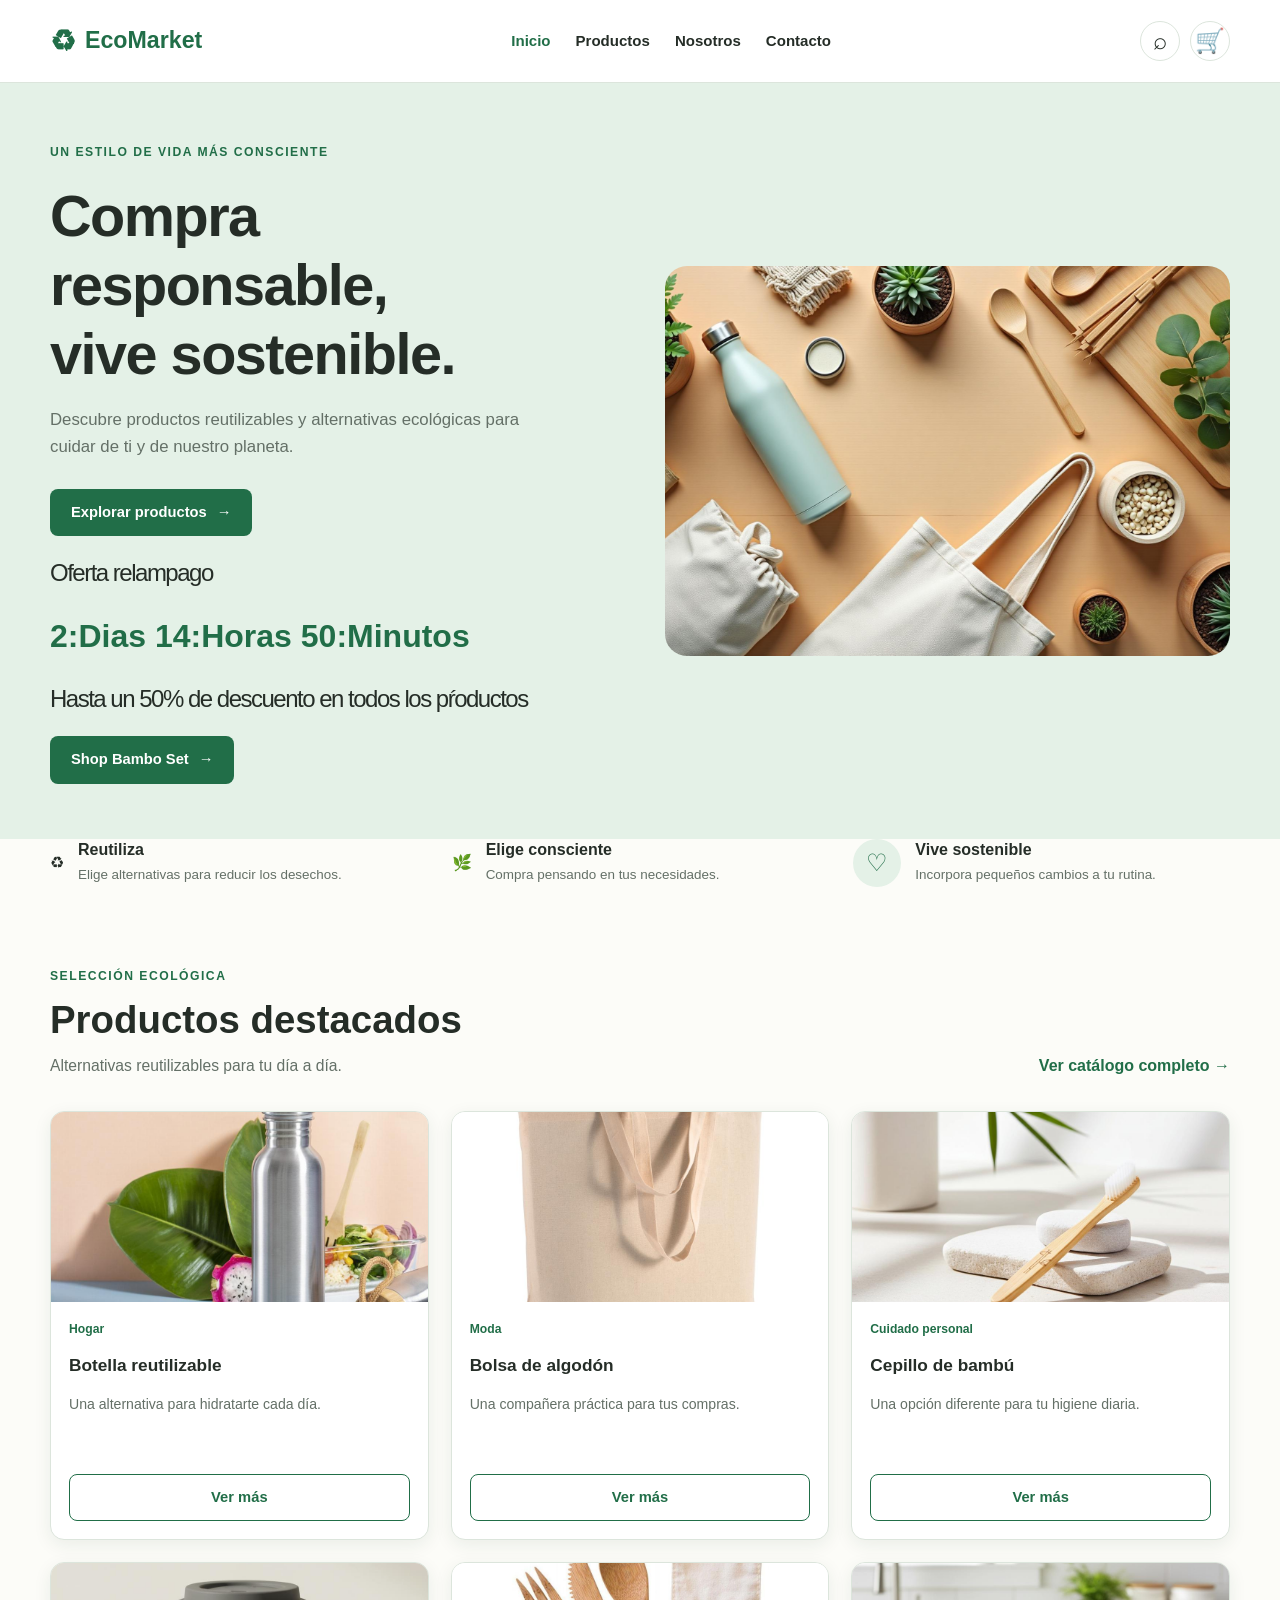
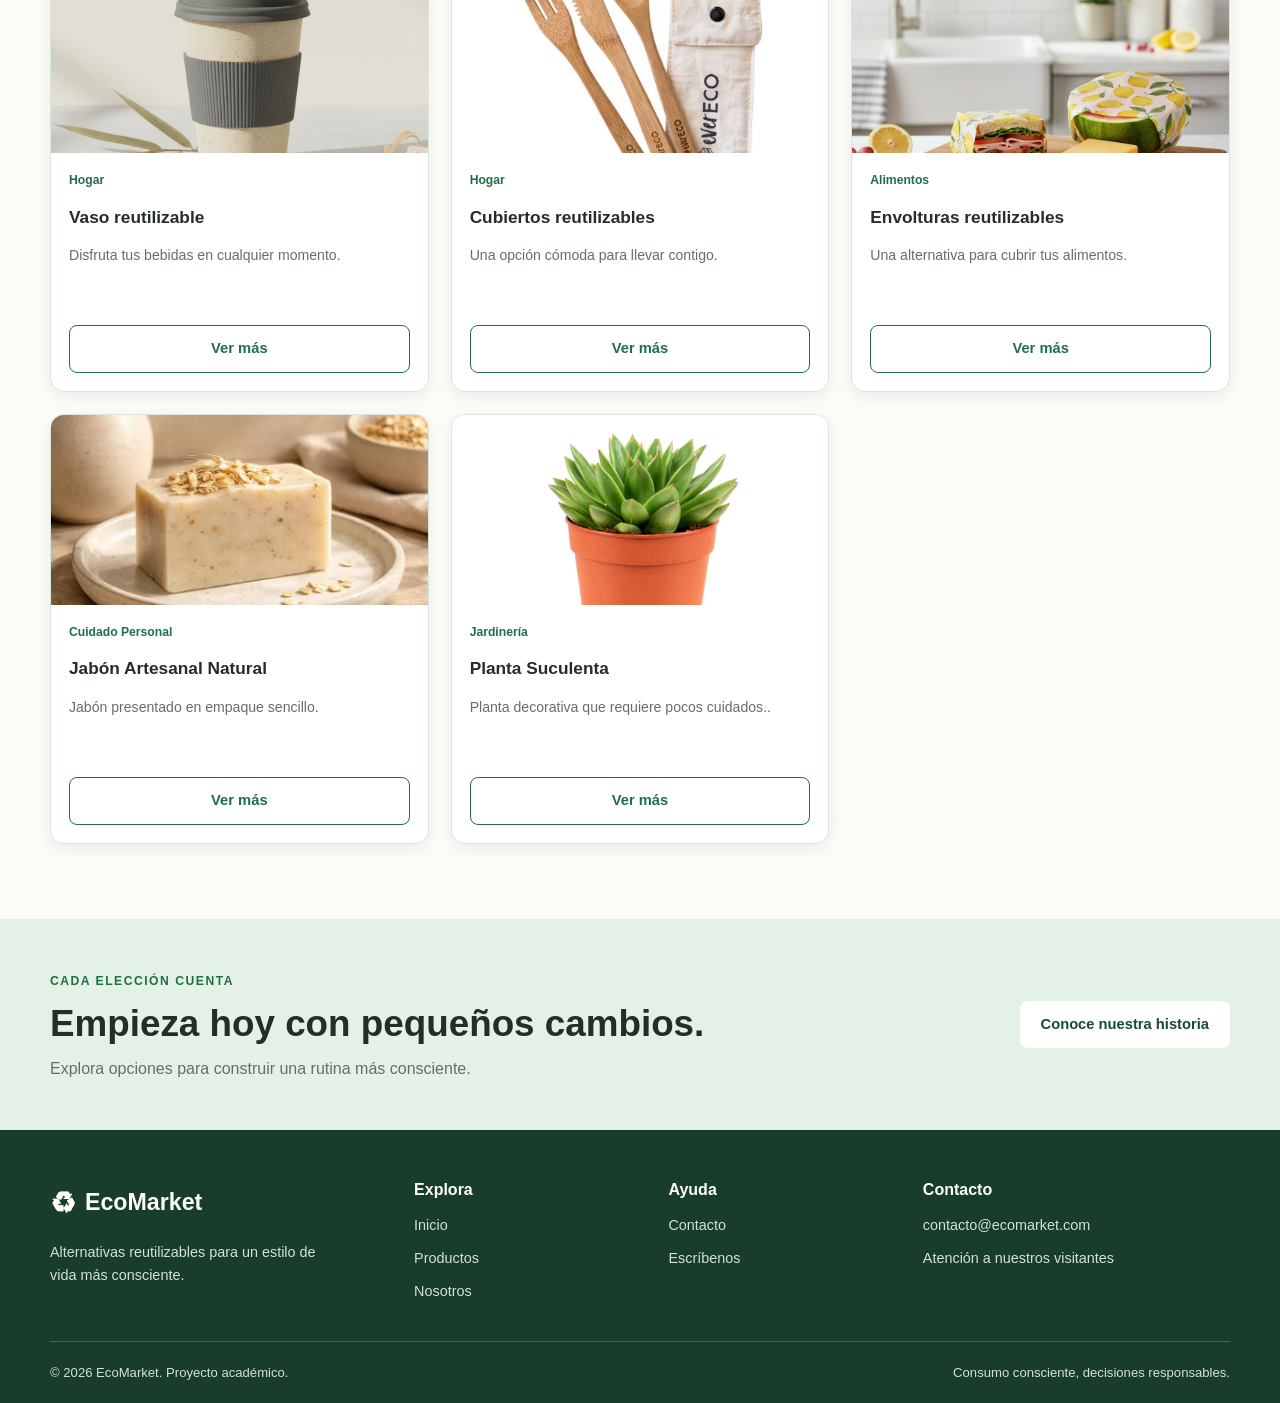
<file: index.html>
<!DOCTYPE html>
<html lang="es">
<head>
    <meta charset="UTF-8">
    <meta name="viewport" content="width=device-width, initial-scale=1.0">
    <meta name="description" content="Descubre productos ecológicos, reutilizables y sostenibles en EcoMarket.">
    <meta name="theme-color" content="#216e48">
    <title>EcoMarket | Compra responsable</title>

    <link rel="stylesheet" href="css/main.css">
    <link rel="stylesheet" href="css/layout.css">
    <link rel="stylesheet" href="css/components.css">
    <link rel="stylesheet" href="css/animations.css">
</head>
<body>

    <!-- ENCABEZADO -->
    <header class="site-header">
        <div class="container header-content">

            <a class="logo" href="index.html" aria-label="EcoMarket, inicio">
                <span class="logo-icon" aria-hidden="true">♻</span>
                <span>EcoMarket</span>
            </a>

            <nav class="main-nav" aria-label="Navegación principal">
                <a class="nav-link active" href="index.html">Inicio</a>
                <a class="nav-link" href="../views/productos.html">Productos</a>
                <a class="nav-link" href="views/sobre_nosotros.html">Nosotros</a>
                <a class="nav-link" href="views/contacto.html">Contacto</a>
            </nav>

            <div class="header-actions">
                <a class="header-action" href="views/productos.html#buscador"
                   aria-label="Buscar productos" title="Buscar productos">
                    <span aria-hidden="true">⌕</span>
                </a>

                <a class="header-action" href="views/productos.html"
                   aria-label="Ver catálogo" title="Ver catálogo">
                    <span aria-hidden="true">🛒</span>
                </a>
            </div>

        </div>
    </header>

    <main>

        <!-- BANNER PRINCIPAL -->
        <section class="hero">
            <div class="container hero-content">

                <div class="hero-text">
                    <span class="eyebrow">UN ESTILO DE VIDA MÁS CONSCIENTE</span>

                    <h1>Compra responsable,<br>vive sostenible.</h1>

                    <p>
                        Descubre productos reutilizables y alternativas
                        ecológicas para cuidar de ti y de nuestro planeta.
                    </p>

                    <a class="btn btn-primary"
                       href="views/productos.html">
                        Explorar productos
                        <span aria-hidden="true">→</span>
                    </a>

                    <div class="tiempo"><p>Oferta relampago</p>
                    <strong>2:Dias 14:Horas 50:Minutos </strong>
                    <p>Hasta un 50% de descuento en todos los pŕoductos</p>
                    <a class="btn btn-primary"
                       href="views/productos.html">
                        Shop Bambo Set
                        <span aria-hidden="true">→</span>
                    </a>
                    </div>
                </div>

                <div class="hero-image">
                    <img
                        src="img/products/icons/eco-hero.jpg"
                        alt="Productos reutilizables y elementos naturales"
                        fetchpriority="high">
                </div>

            </div>
        </section>
        <!--beneficios-->
        <seccion class="benefits">
            <div class="container benefits-grid">
                <article class="benefit">
                    <span class="benefit icon"aria-hidden="true">♻</span>
                 <div>
                        <h2>Reutiliza</h2>
                        <p>Elige alternativas para reducir los desechos.</p>
                    </div>
                </article>
            <article class="benefit">
                <span class="benefit icon" aria-hidden="true">🌿</span>
                <div>
                        <h2>Elige consciente</h2>
                        <p>Compra pensando en tus necesidades.</p>
                    </div>
            </article>
                <article class="benefit">
                    <span class="benefit-icon" aria-hidden="true">♡</span>
                    <div>
                        <h2>Vive sostenible</h2>
                        <p>Incorpora pequeños cambios a tu rutina.</p>
                    </div>
                </article>
            </div>
        </seccion>
        <!-- PRODUCTOS DESTACADOS -->
           <section class="featured section-padding">
            <div class="container">

                <div class="section-heading">
                    <div>
                        <span class="eyebrow">SELECCIÓN ECOLÓGICA</span>
                        <h2>Productos destacados</h2>
                        <p>Alternativas reutilizables para tu día a día.</p>
                    </div>

                    <a class="text-link" href="views/productos.html">
                        Ver catálogo completo →
                    </a>
                </div>

                <div class="product-grid featured-grid">

                    <article class="product-card">
                        <a class="product-image" href="views/productos.html#botella">
                            <img src="img/products/botella.jpg"
                                 alt="Botella reutilizable">
                        </a>
                        <div class="product-info">
                            <span class="product-category">Hogar</span>
                            <h3>Botella reutilizable</h3>
                            <p>Una alternativa para hidratarte cada día.</p>
                            <a class="btn btn-outline"
                               href="views/productos.html#botella">
                                Ver más
                            </a>
                        </div>
                    </article>

                    <article class="product-card">
                        <a class="product-image" href="views/productos.html#bolsa">
                            <img src="img/products/bolsa.jpg"
                                 alt="Bolsa reutilizable de algodón">
                        </a>
                        <div class="product-info">
                            <span class="product-category">Moda</span>
                            <h3>Bolsa de algodón</h3>
                            <p>Una compañera práctica para tus compras.</p>
                            <a class="btn btn-outline"
                               href="views/productos.html#bolsa">
                                Ver más
                            </a>
                        </div>
                    </article>

                    <article class="product-card">
                        <a class="product-image" href="views/productos.html#cepillo">
                            <img src="img/products/cepillo.jpg"
                                 alt="Cepillo dental de bambú">
                        </a>
                        <div class="product-info">
                            <span class="product-category">Cuidado personal</span>
                            <h3>Cepillo de bambú</h3>
                            <p>Una opción diferente para tu higiene diaria.</p>
                            <a class="btn btn-outline"
                               href="views/productos.html#cepillo">
                                Ver más
                            </a>
                        </div>
                    </article>

                    <article class="product-card">
                        <a class="product-image" href="views/productos.html#vaso">
                            <img src="img/products/vaso.jpg"
                                 alt="Vaso reutilizable">
                        </a>
                        <div class="product-info">
                            <span class="product-category">Hogar</span>
                            <h3>Vaso reutilizable</h3>
                            <p>Disfruta tus bebidas en cualquier momento.</p>
                            <a class="btn btn-outline"
                               href="views/productos.html#vaso">
                                Ver más
                            </a>
                        </div>
                    </article>

                    <article class="product-card">
                        <a class="product-image" href="views/productos.html#cubiertos">
                            <img src="img/products/cubiertos.jpg"
                                 alt="Juego de cubiertos reutilizables">
                        </a>
                        <div class="product-info">
                            <span class="product-category">Hogar</span>
                            <h3>Cubiertos reutilizables</h3>
                            <p>Una opción cómoda para llevar contigo.</p>
                            <a class="btn btn-outline"
                               href="views/productos.html#cubiertos">
                                Ver más
                            </a>
                        </div>
                    </article>

                    <article class="product-card">
                        <a class="product-image" href="views/productos.html#envolturas">
                            <img src="img/products/envolturas.jpg"
                                 alt="Envolturas reutilizables para alimentos">
                        </a>
                        <div class="product-info">
                            <span class="product-category">Alimentos</span>
                            <h3>Envolturas reutilizables</h3>
                            <p>Una alternativa para cubrir tus alimentos.</p>
                            <a class="btn btn-outline"
                               href="views/productos.html#envolturas">
                                Ver más
                            </a>
                        </div>
                    </article>

                     <article class="product-card">
                        <a class="product-image" href="views/productos.html#Jabónartesanalnatural">
                            <img src="img/products/Jabónartesanalnatural.jpg"
                                 alt="Jabón Artesanal natural">
                        </a>
                        <div class="product-info">
                            <span class="product-category">Cuidado Personal</span>
                            <h3>Jabón Artesanal Natural</h3>
                            <p>Jabón presentado en empaque sencillo.</p>
                            <a class="btn btn-outline"
                               href="views/productos.html#Jabónartesanalnatural">
                                Ver más
                            </a>
                        </div>
                    </article>
                    <article class="product-card">
                        <a class="product-image" href="views/productos.html#PlantaSuculenta">
                            <img src="img/products/PlantaSuculenta.jpg"
                                 alt="Planta Suculenta">
                        </a>
                        <div class="product-info">
                            <span class="product-category">Jardinería</span>
                            <h3>Planta Suculenta</h3>
                            <p>Planta decorativa que requiere pocos cuidados..</p>
                            <a class="btn btn-outline"
                               href="views/productos.html#PlantaSuculenta">
                                Ver más
                            </a>
                        </div>
                    </article>



                </div>
            </div>
        </section>
       <!--Llamado a la Accion-->
        <section class="eco-cta">
            <div class="container eco-cta-content">
                <div>
                    <span class="eyebrow">CADA ELECCIÓN CUENTA</span>
                    <h2>Empieza hoy con pequeños cambios.</h2>
                    <p>Explora opciones para construir una rutina más consciente.</p>
                </div>

                <a class="btn btn-light" href="views/sobre_nosotros.html">
                    Conoce nuestra historia
                </a>
            </div>
        </section>

      </main>
         <!-- PIE DE PÁGINA -->
    <footer class="site-footer">
        <div class="container footer-grid">

            <div class="footer-brand">
                <a class="logo footer-logo" href="index.html">
                    <span class="logo-icon" aria-hidden="true">♻</span>
                    <span>EcoMarket</span>
                </a>

                <p>
                    Alternativas reutilizables para un estilo de vida
                    más consciente.
                </p>
            </div>

            <div class="footer-column">
                <h2>Explora</h2>
                <a href="../index.html">Inicio</a>
                <a href="../views/productos.html">Productos</a>
                <a href="views/sobre_nosotros.html">Nosotros</a>
            </div>

            <div class="footer-column">
                <h2>Ayuda</h2>
                <a href="views/contacto.html">Contacto</a>
                <a href="views/contacto.html#formulario">Escríbenos</a>
            </div>

            <div class="footer-column">
                <h2>Contacto</h2>
                <a href="mailto:contacto@ecomarket.example">
                    contacto@ecomarket.com
                </a>
                <p>Atención a nuestros visitantes</p>
            </div>

        </div>

        <div class="container footer-bottom">
            <p>© 2026 EcoMarket. Proyecto académico.</p>
            <p>Consumo consciente, decisiones responsables.</p>
        </div>
    

    </footer>

</body>
</html>
</file>
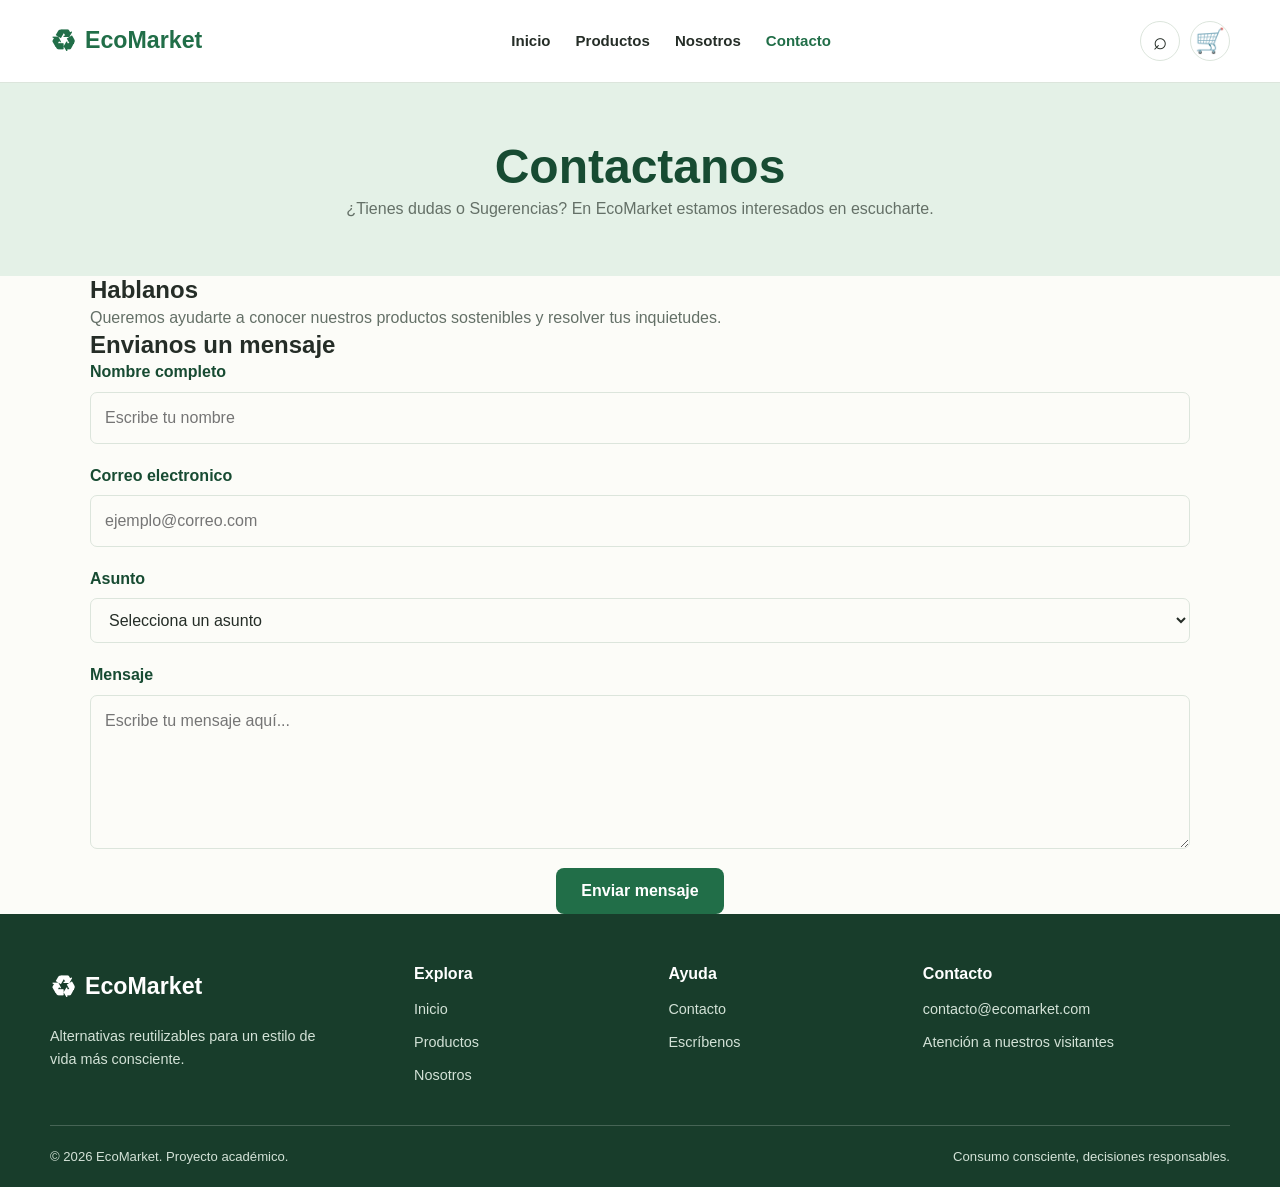
<file: views/contacto.html>
<!DOCTYPE html>
<html lang="es">
<head>
    <meta charset="UTF-8">
    <meta name="viewport" content="width=device-width, initial-scale=1.0">
    <meta name="description" content="Explora el catálogo de productos sostenibles de EcoMarket.">
    <title>Productos | EcoMarket</title>
    <link rel="stylesheet" href="../css/main.css">
    <link rel="stylesheet" href="../css/layout.css">
    <link rel="stylesheet" href="../css/components.css">
    <link rel="stylesheet" href="../css/animations.css">
</head>
<body>
    <header class="site-header">
        <div class="container header-content">
            <a class="logo" href="../index.html" aria-label="EcoMarket, inicio">
                <span class="logo-icon" aria-hidden="true">♻</span>
                <span>EcoMarket</span>
            </a>
            <nav class="main-nav" aria-label="Navegación principal">
                <a class="nav-link" href="../index.html">Inicio</a>
                <a class="nav-link " href="../views/productos.html" aria-current="page">Productos</a>
                <a class="nav-link" href="../views/sobre_nosotros.html">Nosotros</a>
                <a class="nav-link active" href="../views/contacto.html">Contacto</a>
            </nav>
            <div class="header-actions">
                <a class="header-action" href="productos.html#buscador" aria-label="Buscar productos" title="Buscar productos"><span aria-hidden="true">⌕</span></a>
                <a class="header-action" href="productos.html#catalogo" aria-label="Ver catálogo" title="Ver catálogo"><span aria-hidden="true">🛒</span></a>
            </div>
        </div>
    </header>

      <main class="contact-main">
        <section class="contact-hero">
        <div class="contact-container">
            <h1>Contactanos</h1>
            <p> ¿Tienes dudas o Sugerencias?
                 En EcoMarket estamos interesados en escucharte.
            </p>
        </div>
        </section>

        <section class="contact-selection">
            <div class="contact-container contact-grid">
                <div class="contact-info">
                    <h2>Hablanos</h2>
                    <p>Queremos ayudarte a conocer nuestros productos
                sostenibles y resolver tus inquietudes.</p>
                </div>

                <div class="contact-form-card">
                    <h2>Envianos un mensaje</h2>
                
                <form action="#" methoud="get">
                    <div class="contact-field">
                        <label for="nombre">Nombre completo</label>
                        <input
                        type="text"
                        id="nombre"
                        name="nombre"
                        placeholder="Escribe tu nombre"
                        required
                        >
                    </div>
                    <div class="contact-field">
                        <label for="Correo">Correo electronico</label>
                        <input
                        type="email"
                        id="email"
                        name="email"
                        placeholder="ejemplo@correo.com"
                        required
                        >
                    </div>
                    <div class="contact-field">
                     <label for="asunto">Asunto</label>

                    <select id="asunto" name="asunto" required>
                     <option value="" disabled selected>
                    Selecciona un asunto
                    </option>

                    <option value="productos">Consulta sobre productos</option>
                     <option value="pedido">Consulta sobre un pedido</option>
                     <option value="sugerencia">Sugerencia</option>
                      <option value="otro">Otro</option>
                    </select>
                    </div>

                <div class="contact-field">
                <label for="mensaje">Mensaje</label>

                <textarea
                 id="mensaje"
                 name="mensaje"
                 rows="5"
                 placeholder="Escribe tu mensaje aquí..."
                 required
                 ></textarea>
                </div>


                    <button type="submit" class="contact-submit">
                    Enviar mensaje
                    </button>
                </form>
                </div>
        </section>
      </main>
    <footer class="site-footer">
        <div class="container footer-grid">

            <div class="footer-brand">
                <a class="logo footer-logo" href="index.html">
                    <span class="logo-icon" aria-hidden="true">♻</span>
                    <span>EcoMarket</span>
                </a>

                <p>
                    Alternativas reutilizables para un estilo de vida
                    más consciente.
                </p>
            </div>

            <div class="footer-column">
                <h2>Explora</h2>
                <a href="../index.html">Inicio</a>
                <a href="../views/productos.html">Productos</a>
                <a href="../views/sobre_nosotros.html">Nosotros</a>
            </div>

            <div class="footer-column">
                <h2>Ayuda</h2>
                <a href="../views/contacto.html">Contacto</a>
                <a href="../views/contacto.html#formulario">Escríbenos</a>
            </div>

            <div class="footer-column">
                <h2>Contacto</h2>
                <a href="mailto:contacto@ecomarket.example">
                    contacto@ecomarket.com
                </a>
                <p>Atención a nuestros visitantes</p>
            </div>

        </div>

        <div class="container footer-bottom">
            <p>© 2026 EcoMarket. Proyecto académico.</p>
            <p>Consumo consciente, decisiones responsables.</p>
        </div>
    

    </footer>
</body>
</html>
</file>
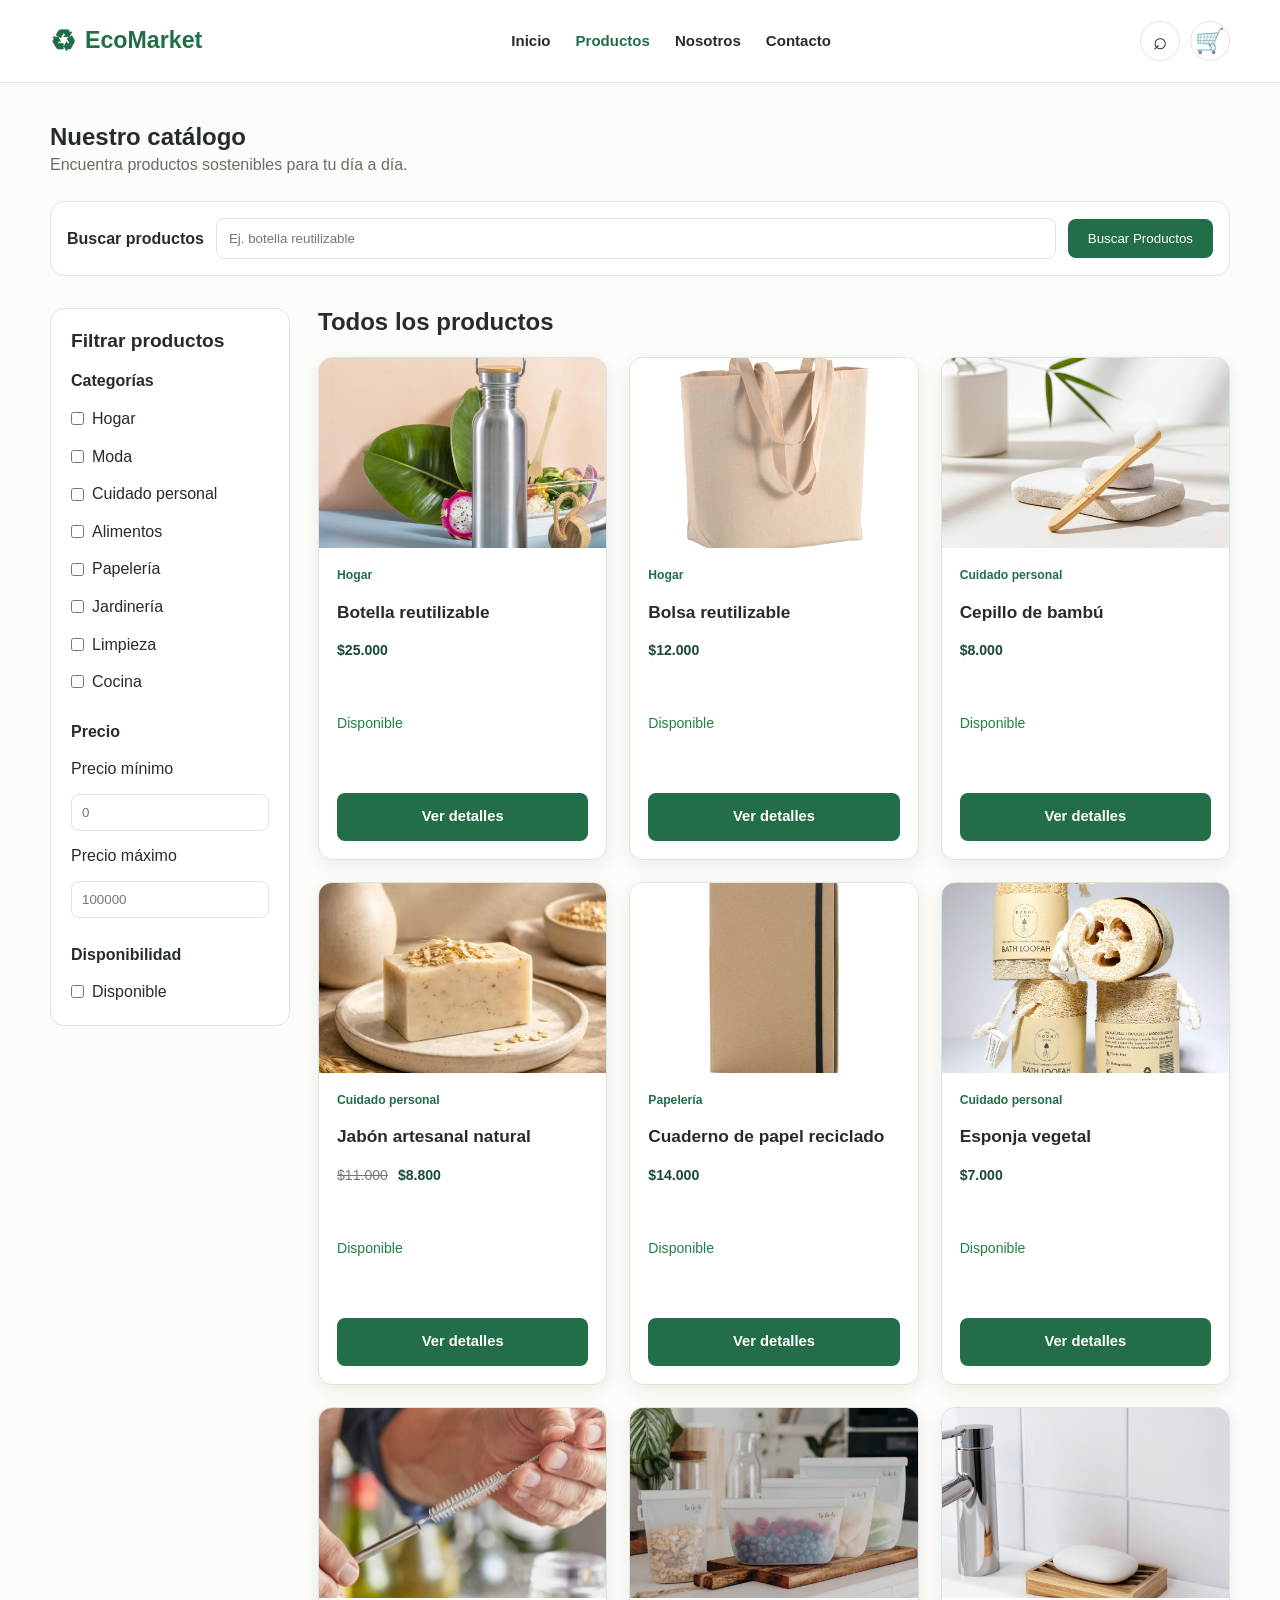
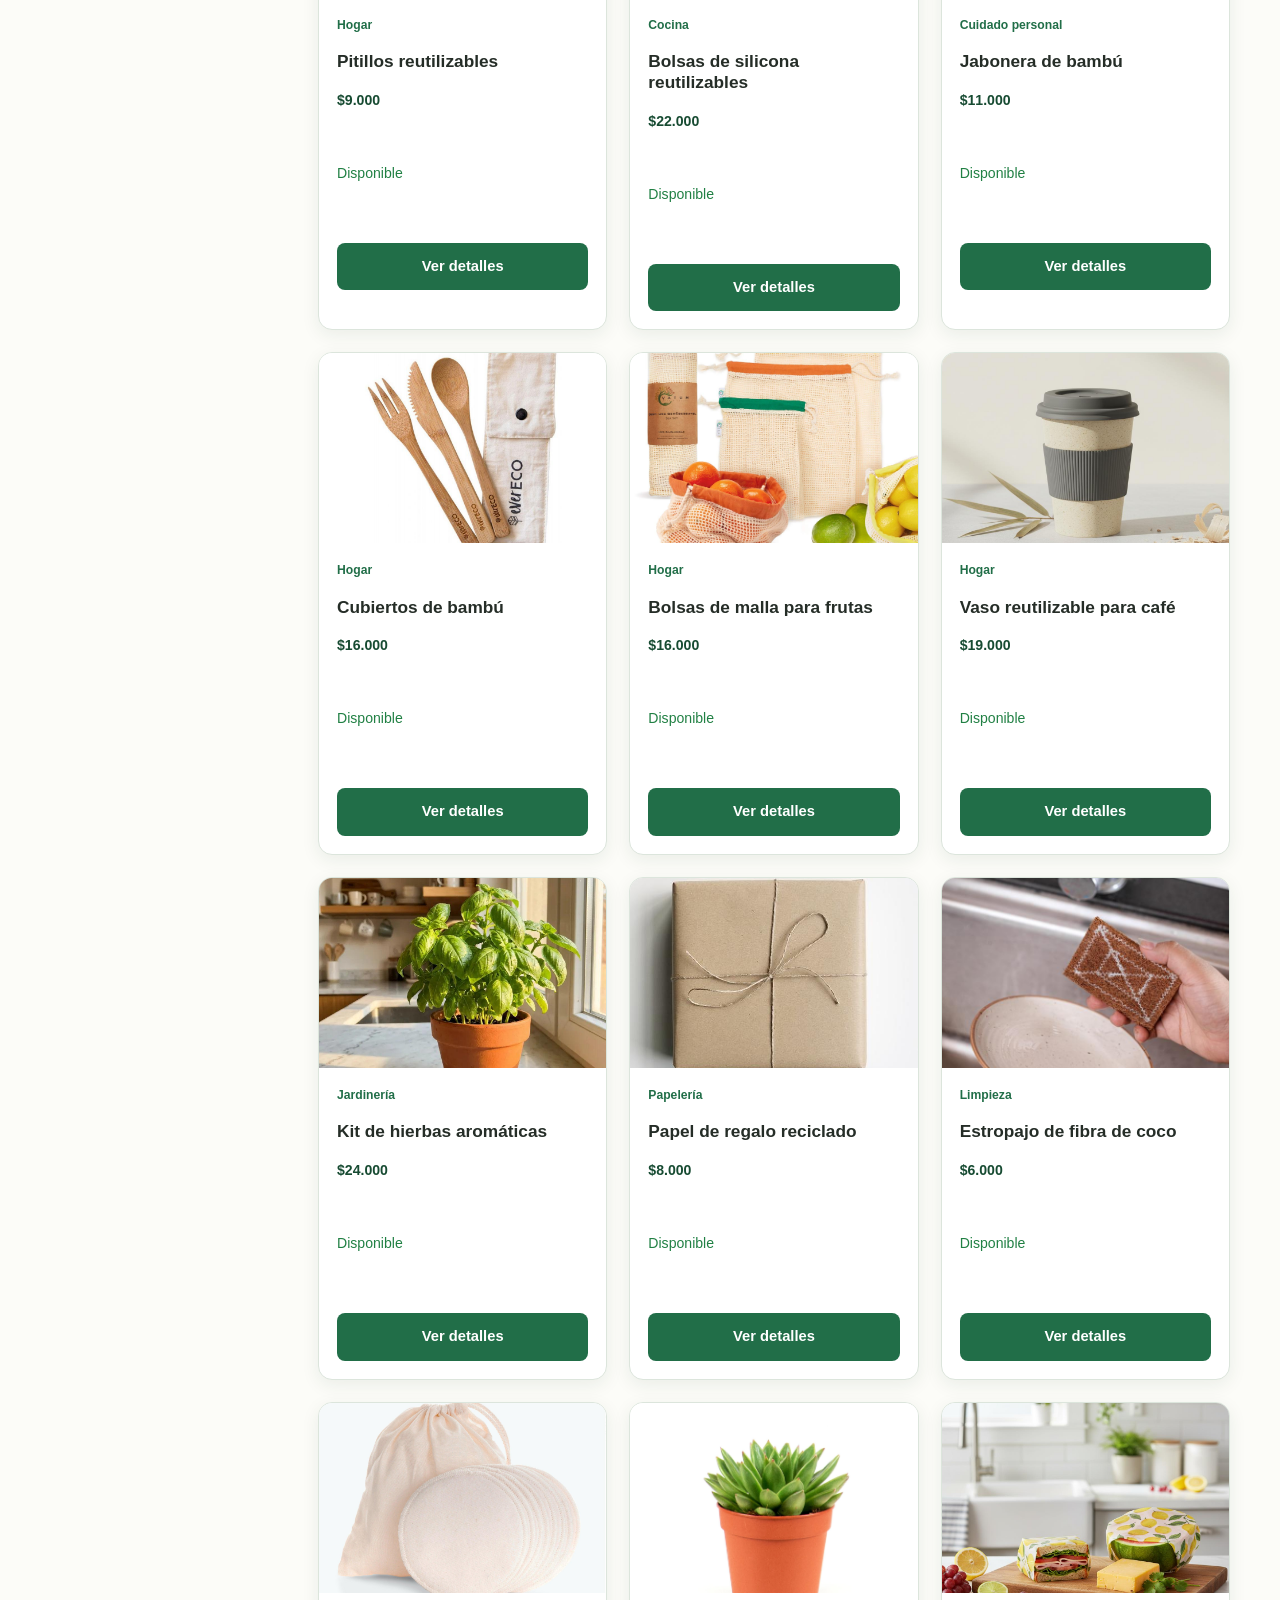
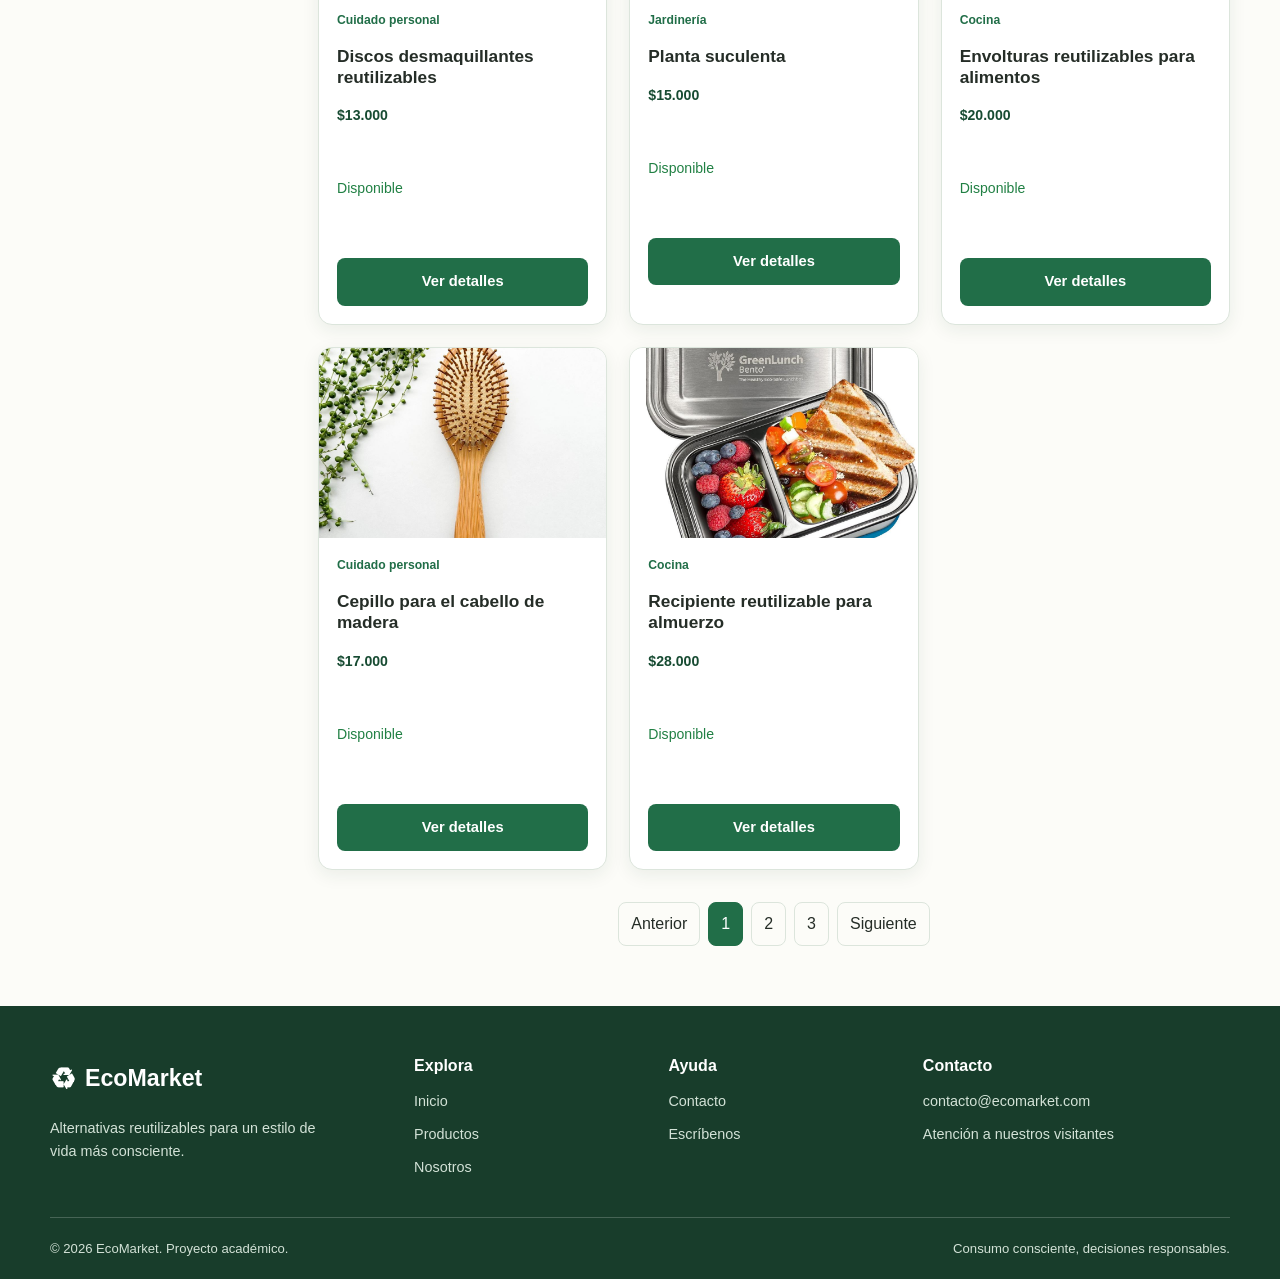
<file: views/productos.html>
<!DOCTYPE html>
<html lang="es">
<head>
    <meta charset="UTF-8">
    <meta name="viewport" content="width=device-width, initial-scale=1.0">
    <meta name="description" content="Explora el catálogo de productos sostenibles de EcoMarket.">
    <title>Productos | EcoMarket</title>
    <link rel="stylesheet" href="../css/main.css">
    <link rel="stylesheet" href="../css/layout.css">
    <link rel="stylesheet" href="../css/components.css">
    <link rel="stylesheet" href="../css/animations.css">
</head>
<body>
    <header class="site-header">
        <div class="container header-content">
            <a class="logo" href="../index.html" aria-label="EcoMarket, inicio">
                <span class="logo-icon" aria-hidden="true">♻</span>
                <span>EcoMarket</span>
            </a>
            <nav class="main-nav" aria-label="Navegación principal">
                <a class="nav-link" href="../index.html">Inicio</a>
                <a class="nav-link active" href="../views/productos.html" aria-current="page">Productos</a>
                <a class="nav-link" href="../views/sobre_nosotros.html">Nosotros</a>
                <a class="nav-link" href="../views/contacto.html">Contacto</a>
            </nav>
            <div class="header-actions">
                <a class="header-action" href="productos.html#buscador" aria-label="Buscar productos" title="Buscar productos"><span aria-hidden="true">⌕</span></a>
                <a class="header-action" href="productos.html#catalogo" aria-label="Ver catálogo" title="Ver catálogo"><span aria-hidden="true">🛒</span></a>
            </div>
        </div>
    </header>

    <main class="container">
        <section class="catalogo">
            <h1>Nuestro catálogo</h1>
            <p>Encuentra productos sostenibles para tu día a día.</p>
            <form class="buscador" id="buscador" action="#" method="get">
                <label for="buscar-producto">Buscar productos</label>
                <input type="search" id="buscar-producto" name="buscar" placeholder="Ej. botella reutilizable">
                <button type="submit">Buscar Productos</button>
            </form>

            <div class="catalogo-contenido">
                <aside class="filtros">
                    <h2>Filtrar productos</h2>
                    <fieldset>
                        <legend>Categorías</legend>
                        <label><input type="checkbox" name="categoria" value="hogar"> Hogar</label>
                        <label><input type="checkbox" name="categoria" value="moda"> Moda</label>
                        <label><input type="checkbox" name="categoria" value="cuidado-personal"> Cuidado personal</label>
                        <label><input type="checkbox" name="categoria" value="alimentos"> Alimentos</label>
                        <label><input type="checkbox" name="categoria" value="papeleria"> Papelería</label>
                        <label><input type="checkbox" name="categoria" value="jardineria"> Jardinería</label>
                        <label><input type="checkbox" name="categoria" value="limpieza"> Limpieza</label>
                        <label><input type="checkbox" name="categoria" value="cocina"> Cocina</label>
                    </fieldset>
                    <fieldset>
                        <legend>Precio</legend>
                        <label for="precio-minimo">Precio mínimo</label>
                        <input type="number" id="precio-minimo" name="precio-minimo" min="0" placeholder="0">
                        <label for="precio-maximo">Precio máximo</label>
                        <input type="number" id="precio-maximo" name="precio-maximo" min="0" placeholder="100000">
                    </fieldset>
                    <fieldset>
                        <legend>Disponibilidad</legend>
                        <label><input type="checkbox" name="disponibilidad" value="disponible"> Disponible</label>
                    </fieldset>
                </aside>

                <section class="productos" id="catalogo">
                    <h2>Todos los productos</h2>
                    <div class="product-grid">
                        <article class="product-card" id="botella">
                            <img class="product-image" src="../img/products/botella.jpg" alt="Botella reutilizable" loading="lazy">
                            <div class="product-info"><span class="product-category">Hogar</span><h3>Botella reutilizable</h3><p class="product-price">$25.000</p><p class="product-availability">Disponible</p><a class="btn btn-primary" href="#botella">Ver detalles</a></div>
                        </article>
                        <article class="product-card" id="bolsa">
                            <img class="product-image" src="../img/products/bolsa.jpg" alt="Bolsa reutilizable para compras" loading="lazy">
                            <div class="product-info"><span class="product-category">Hogar</span><h3>Bolsa reutilizable</h3><p class="product-price">$12.000</p><p class="product-availability">Disponible</p><a class="btn btn-primary" href="#bolsa">Ver detalles</a></div>
                        </article>
                        <article class="product-card" id="cepillo">
                            <img class="product-image" src="../img/products/cepillo.jpg" alt="Cepillo dental de bambú" loading="lazy">
                            <div class="product-info"><span class="product-category">Cuidado personal</span><h3>Cepillo de bambú</h3><p class="product-price">$8.000</p><p class="product-availability">Disponible</p><a class="btn btn-primary" href="#cepillo">Ver detalles</a></div>
                        </article>
                        <article class="product-card" id="jabon">
                            <img class="product-image" src="../img/products/Jabónartesanalnatural.jpg" alt="Jabón artesanal natural" loading="lazy">
                            <div class="product-info"><span class="product-category">Cuidado personal</span><h3>Jabón artesanal natural</h3><div class="product-prices">
    <p class="product-old-price">$11.000</p>
    <p class="product-discount">$8.800</p>
</div>
                            <p class="product-availability">Disponible</p><a class="btn btn-primary" href="#jabon">Ver detalles</a></div>
                        </article>
                        <article class="product-card" id="cuaderno">
                            <img class="product-image" src="../img/products/Cuaderno de papel reciclado.jpg" alt="Cuaderno de papel reciclado" loading="lazy">
                            <div class="product-info"><span class="product-category">Papelería</span><h3>Cuaderno de papel reciclado</h3><p class="product-price">$14.000</p><p class="product-availability">Disponible</p><a class="btn btn-primary" href="#cuaderno">Ver detalles</a></div>
                        </article>
                        <article class="product-card" id="esponja">
                            <img class="product-image" src="../img/products/Esponja vegetal.jpg" alt="Esponja vegetal" loading="lazy">
                            <div class="product-info"><span class="product-category">Cuidado personal</span><h3>Esponja vegetal</h3><p class="product-price">$7.000</p><p class="product-availability">Disponible</p><a class="btn btn-primary" href="#esponja">Ver detalles</a></div>
                        </article>
                        <article class="product-card" id="pitillos">
                            <img class="product-image" src="../img/products/Pitillos reutilizables.jpg" alt="Pitillos reutilizables" loading="lazy">
                            <div class="product-info"><span class="product-category">Hogar</span><h3>Pitillos reutilizables</h3><p class="product-price">$9.000</p><p class="product-availability">Disponible</p><a class="btn btn-primary" href="#pitillos">Ver detalles</a></div>
                        </article>
                        <article class="product-card" id="bolsas-silicona">
                            <img class="product-image" src="../img/products/Bolsas de silicona reutilizables.jpg" alt="Bolsas de silicona reutilizables" loading="lazy">
                            <div class="product-info"><span class="product-category">Cocina</span><h3>Bolsas de silicona reutilizables</h3><p class="product-price">$22.000</p><p class="product-availability">Disponible</p><a class="btn btn-primary" href="#bolsas-silicona">Ver detalles</a></div>
                        </article>
                        <article class="product-card" id="jabonera">
                            <img class="product-image" src="../img/products/Jabonera de bambú.jpg" alt="Jabonera de bambú" loading="lazy">
                            <div class="product-info"><span class="product-category">Cuidado personal</span><h3>Jabonera de bambú</h3><p class="product-price">$11.000</p><p class="product-availability">Disponible</p><a class="btn btn-primary" href="#jabonera">Ver detalles</a></div>
                        </article>
                        <article class="product-card" id="cubiertos">
                            <img class="product-image" src="../img/products/cubiertos.jpg" alt="Cubiertos de bambú" loading="lazy">
                            <div class="product-info"><span class="product-category">Hogar</span><h3>Cubiertos de bambú</h3><p class="product-price">$16.000</p><p class="product-availability">Disponible</p><a class="btn btn-primary" href="#cubiertos">Ver detalles</a></div>
                        </article>
                        <article class="product-card" id="bolsas-malla">
                            <img class="product-image" src="../img/products/Bolsas de malla para frutas.jpg" alt="Bolsas de malla para frutas" loading="lazy">
                            <div class="product-info"><span class="product-category">Hogar</span><h3>Bolsas de malla para frutas</h3><p class="product-price">$16.000</p><p class="product-availability">Disponible</p><a class="btn btn-primary" href="#bolsas-malla">Ver detalles</a></div>
                        </article>
                        <article class="product-card" id="vaso">
                            <img class="product-image" src="../img/products/vaso.jpg" alt="Vaso reutilizable para café" loading="lazy">
                            <div class="product-info"><span class="product-category">Hogar</span><h3>Vaso reutilizable para café</h3><p class="product-price">$19.000</p><p class="product-availability">Disponible</p><a class="btn btn-primary" href="#vaso">Ver detalles</a></div>
                        </article>
                        <article class="product-card" id="kit-hierbas">
                            <img class="product-image" src="../img/products/Kit de hierbas aromáticas.jpg" alt="Kit de hierbas aromáticas" loading="lazy">
                            <div class="product-info"><span class="product-category">Jardinería</span><h3>Kit de hierbas aromáticas</h3><p class="product-price">$24.000</p><p class="product-availability">Disponible</p><a class="btn btn-primary" href="#kit-hierbas">Ver detalles</a></div>
                        </article>
                        <article class="product-card" id="papel">
                            <img class="product-image" src="../img/products/Papel de regalo reciclado.jpg" alt="Papel de regalo reciclado" loading="lazy">
                            <div class="product-info"><span class="product-category">Papelería</span><h3>Papel de regalo reciclado</h3><p class="product-price">$8.000</p><p class="product-availability">Disponible</p><a class="btn btn-primary" href="#papel">Ver detalles</a></div>
                        </article>
                        <article class="product-card" id="estropajo">
                            <img class="product-image" src="../img/products/Estropajo de fibra de coco.jpg" alt="Estropajo de fibra de coco" loading="lazy">
                            <div class="product-info"><span class="product-category">Limpieza</span><h3>Estropajo de fibra de coco</h3><p class="product-price">$6.000</p><p class="product-availability">Disponible</p><a class="btn btn-primary" href="#estropajo">Ver detalles</a></div>
                        </article>
                        <article class="product-card" id="discos">
                            <img class="product-image" src="../img/products/Discos desmaquillantes reutilizables.jpg" alt="Discos desmaquillantes reutilizables" loading="lazy">
                            <div class="product-info"><span class="product-category">Cuidado personal</span><h3>Discos desmaquillantes reutilizables</h3><p class="product-price">$13.000</p><p class="product-availability">Disponible</p><a class="btn btn-primary" href="#discos">Ver detalles</a></div>
                        </article>
                        <article class="product-card" id="PlantaSuculenta">
                            <img class="product-image" src="../img/products/PlantaSuculenta.jpg" alt="Planta Suculenta" loading="lazy">
                            <div class="product-info"><span class="product-category">Jardinería</span><h3>Planta suculenta</h3><p class="product-price">$15.000</p><p class="product-availability">Disponible</p><a class="btn btn-primary" href="#PlantaSuculenta">Ver detalles</a></div>
                        </article>
                        <article class="product-card" id="envolturas">
                            <img class="product-image" src="../img/products/envolturas.jpg" alt="Envolturas reutilizables para alimentos" loading="lazy">
                            <div class="product-info"><span class="product-category">Cocina</span><h3>Envolturas reutilizables para alimentos</h3><p class="product-price">$20.000</p><p class="product-availability">Disponible</p><a class="btn btn-primary" href="#envolturas">Ver detalles</a></div>
                        </article>
                        <article class="product-card" id="cepillo-cabello">
                            <img class="product-image" src="../img/products/Cepillo para el cabello de madera.jpg" alt="Cepillo para el cabello de madera" loading="lazy">
                            <div class="product-info"><span class="product-category">Cuidado personal</span><h3>Cepillo para el cabello de madera</h3><p class="product-price">$17.000</p><p class="product-availability">Disponible</p><a class="btn btn-primary" href="#cepillo-cabello">Ver detalles</a></div>
                        </article>
                        <article class="product-card" id="recipiente-almuerzo">
                            <img class="product-image" src="../img/products/Recipiente reutilizable para almuerzo.jpg" alt="Recipiente reutilizable para almuerzo" loading="lazy">
                            <div class="product-info"><span class="product-category">Cocina</span><h3>Recipiente reutilizable para almuerzo</h3><p class="product-price">$28.000</p><p class="product-availability">Disponible</p><a class="btn btn-primary" href="#recipiente-almuerzo">Ver detalles</a></div>
                        </article>    
                    </div>

                    <nav class="paginacion" aria-label="Paginación del catálogo">
                        <a href="#catalogo">Anterior</a>
                        <a href="#catalogo" aria-current="page">1</a>
                        <a href="#catalogo">2</a>
                        <a href="#catalogo">3</a>
                        <a href="#catalogo">Siguiente</a>
                    </nav>
                </section>
            </div>
        </section>
    </main>

    <footer class="site-footer">
        <div class="container footer-grid">
            <div class="footer-brand">
                <a class="logo footer-logo" href="../index.html">
                    <span class="logo-icon" aria-hidden="true">♻</span>
                    <span>EcoMarket</span>
                </a>
                <p>Alternativas reutilizables para un estilo de vida más consciente.</p>
            </div>
            <div class="footer-column">
                <h2>Explora</h2>
                <a href="../index.html">Inicio</a>
                <a href="../views/productos.html">Productos</a>
                <a href="../views/sobre_nosotros.html">Nosotros</a>
            </div>
            <div class="footer-column">
                <h2>Ayuda</h2>
                <a href="../views/contacto.html">Contacto</a>
                <a href="../views/contacto.html#formulario">Escríbenos</a>
            </div>
            <div class="footer-column">
                <h2>Contacto</h2>
                <a href="mailto:contacto@ecomarket.com">contacto@ecomarket.com</a>
                <p>Atención a nuestros visitantes</p>
            </div>
        </div>
        <div class="container footer-bottom">
            <p>© 2026 EcoMarket. Proyecto académico.</p>
            <p>Consumo consciente, decisiones responsables.</p>
        </div>
    </footer>
</body>
</html>
</file>
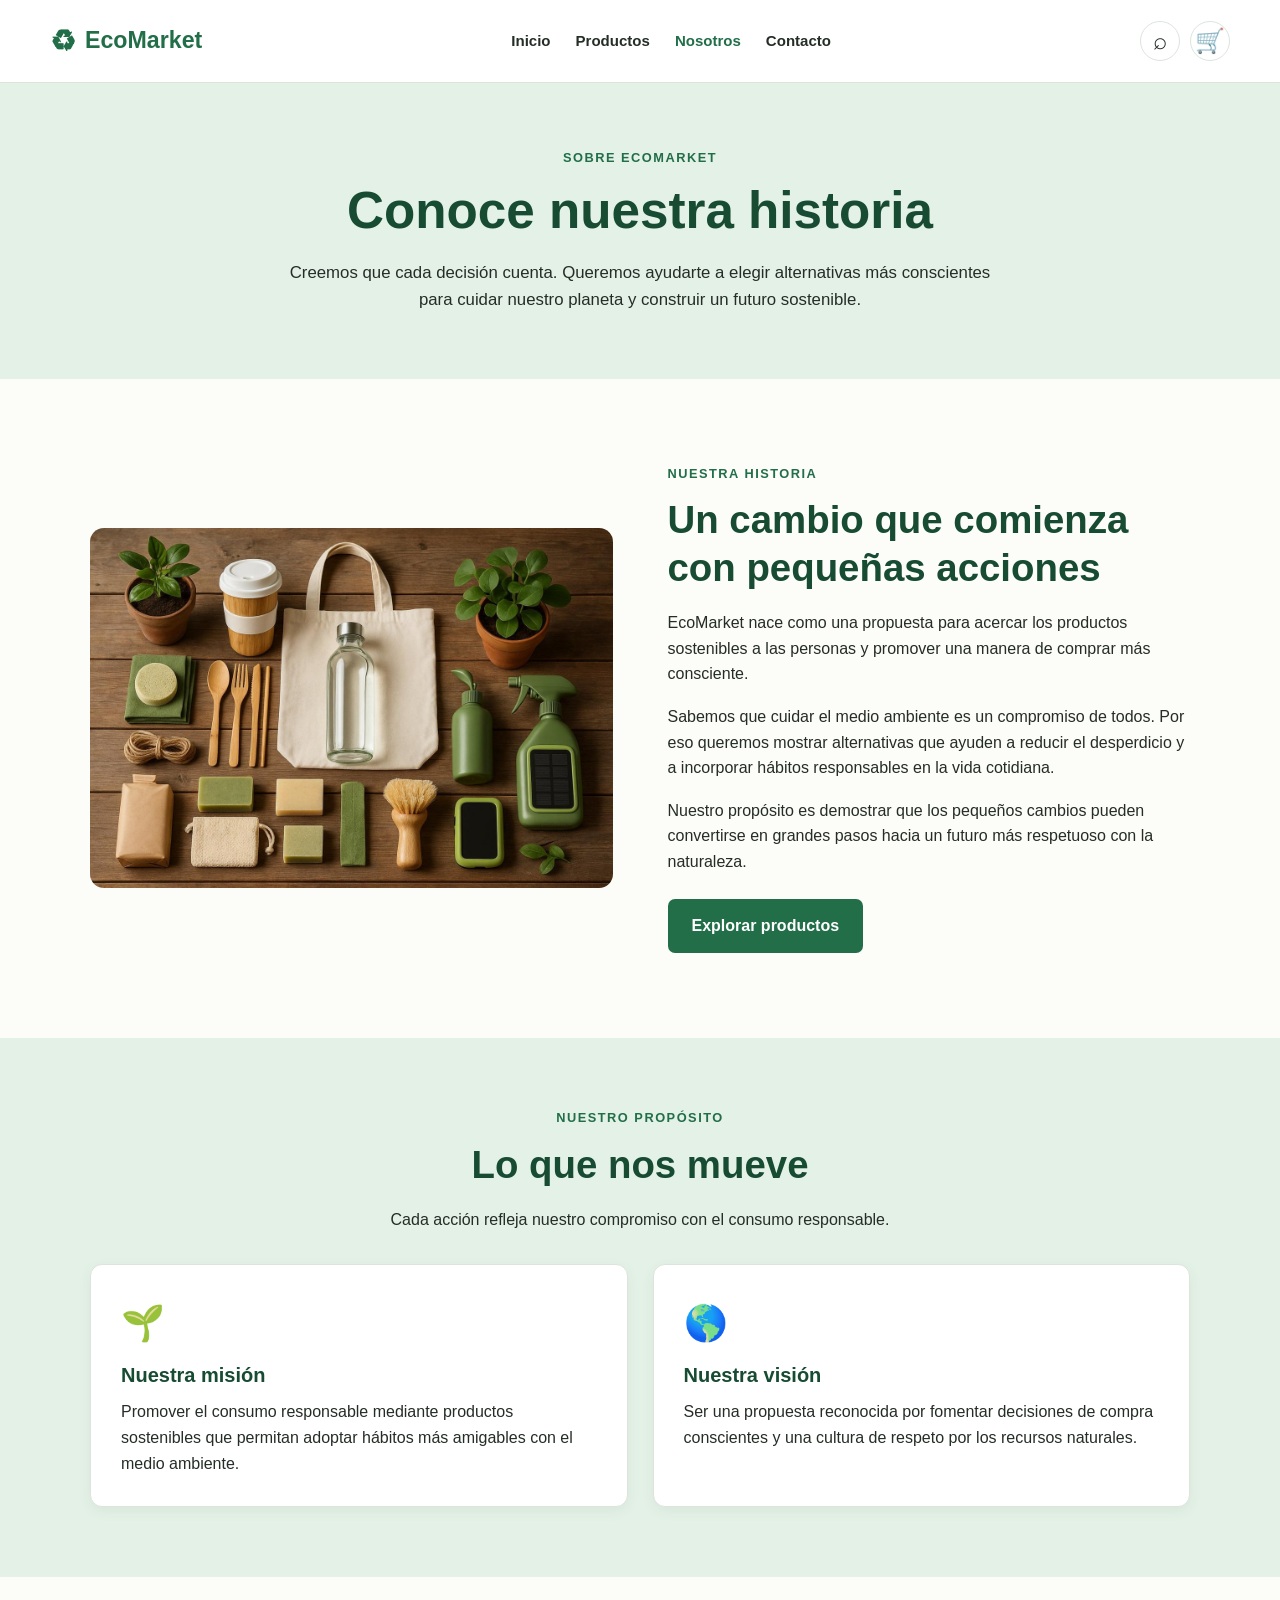
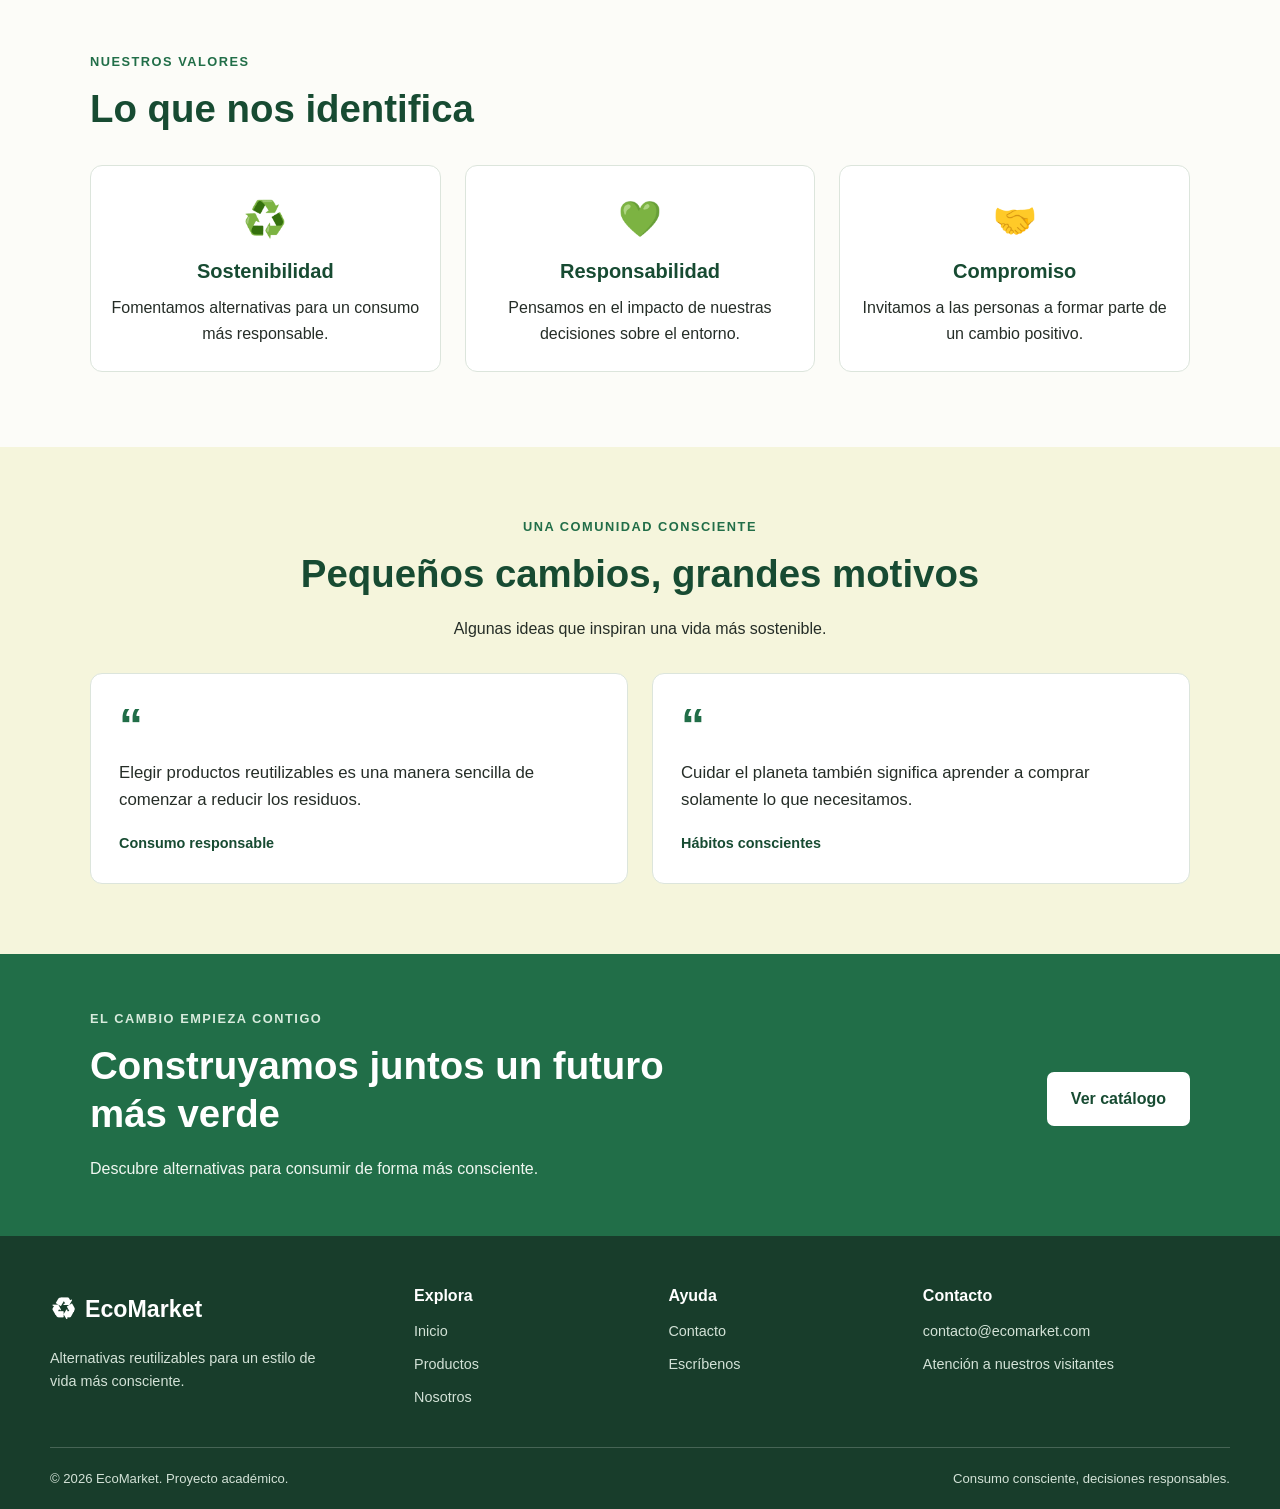
<file: views/sobre_nosotros.html>
<!DOCTYPE html>
<html lang="es">
<head>
    <meta charset="UTF-8">
    <meta name="viewport" content="width=device-width, initial-scale=1.0">
    <meta name="description" content="Conoce la historia, los principios y el compromiso ambiental de EcoMarket.">

    <title>Sobre nosotros | EcoMarket</title>

    <link rel="stylesheet" href="../css/main.css">
    <link rel="stylesheet" href="../css/layout.css">
    <link rel="stylesheet" href="../css/components.css">
    <link rel="stylesheet" href="../css/animations.css">
</head>

<body class="about-page">

    <!-- ENCABEZADO COMPARTIDO -->
    <header class="site-header">
        <div class="container header-content">

            <a class="logo" href="../index.html" aria-label="EcoMarket, inicio">
                <span class="logo-icon" aria-hidden="true">♻</span>
                <span>EcoMarket</span>
            </a>

            <nav class="main-nav" aria-label="Navegación principal">
                <a class="nav-link " href="../index.html">Inicio</a>
                <a class="nav-link" href="../views/productos.html">Productos</a>
                <a class="nav-link active" href="../views/sobre_nosotros.html">Nosotros</a>
                <a class="nav-link" href="../views/contacto.html">Contacto</a>
            </nav>

            <div class="header-actions">
                <a class="header-action" href="views/productos.html#buscador"
                   aria-label="Buscar productos" title="Buscar productos">
                    <span aria-hidden="true">⌕</span>
                </a>

                <a class="header-action" href="views/productos.html"
                   aria-label="Ver catálogo" title="Ver catálogo">
                    <span aria-hidden="true">🛒</span>
                </a>
            </div>

        </div>
    </header>

    <main>

        <!-- PORTADA -->
        <section class="about-hero">
            <div class="about-container">

                <p class="about-eyebrow">SOBRE ECOMARKET</p>

                <h1>Conoce nuestra historia</h1>

                <p class="about-hero-description">
                    Creemos que cada decisión cuenta. Queremos ayudarte
                    a elegir alternativas más conscientes para cuidar
                    nuestro planeta y construir un futuro sostenible.
                </p>

            </div>
        </section>

        <!-- HISTORIA: IMAGEN Y TEXTO -->
        <section class="about-story about-container">

            <div class="about-story-image">
                <img
                    src="../img/products/icons/nuestra-historia.jpg"
                    alt="Plantas y elementos naturales que representan el cuidado del planeta"
                    loading="lazy"
                >
            </div>

            <div class="about-story-content">

                <p class="about-eyebrow">NUESTRA HISTORIA</p>

                <h2>Un cambio que comienza con pequeñas acciones</h2>

                <p>
                    EcoMarket nace como una propuesta para acercar
                    los productos sostenibles a las personas y promover
                    una manera de comprar más consciente.
                </p>

                <p>
                    Sabemos que cuidar el medio ambiente es un compromiso
                    de todos. Por eso queremos mostrar alternativas que
                    ayuden a reducir el desperdicio y a incorporar hábitos
                    responsables en la vida cotidiana.
                </p>

                <p>
                    Nuestro propósito es demostrar que los pequeños cambios
                    pueden convertirse en grandes pasos hacia un futuro
                    más respetuoso con la naturaleza.
                </p>

                <a class="about-button" href="productos.html">
                    Explorar productos
                </a>

            </div>
        </section>

        <!-- MISIÓN Y VISIÓN -->
        <section class="about-principles">
            <div class="about-container">

                <div class="about-section-heading">
                    <p class="about-eyebrow">NUESTRO PROPÓSITO</p>
                    <h2>Lo que nos mueve</h2>
                    <p>
                        Cada acción refleja nuestro compromiso con
                        el consumo responsable.
                    </p>
                </div>

                <div class="about-principles-grid">

                    <article class="about-principle-card">
                        <span class="about-icon" aria-hidden="true">🌱</span>
                        <h3>Nuestra misión</h3>
                        <p>
                            Promover el consumo responsable mediante
                            productos sostenibles que permitan adoptar
                            hábitos más amigables con el medio ambiente.
                        </p>
                    </article>

                    <article class="about-principle-card">
                        <span class="about-icon" aria-hidden="true">🌎</span>
                        <h3>Nuestra visión</h3>
                        <p>
                            Ser una propuesta reconocida por fomentar
                            decisiones de compra conscientes y una cultura
                            de respeto por los recursos naturales.
                        </p>
                    </article>

                </div>
            </div>
        </section>

        <!-- VALORES -->
        <section class="about-values about-container">

            <div class="about-section-heading">
                <p class="about-eyebrow">NUESTROS VALORES</p>
                <h2>Lo que nos identifica</h2>
            </div>

            <div class="about-values-grid">

                <article class="about-value-card">
                    <span class="about-icon" aria-hidden="true">♻️</span>
                    <h3>Sostenibilidad</h3>
                    <p>
                        Fomentamos alternativas para un consumo
                        más responsable.
                    </p>
                </article>

                <article class="about-value-card">
                    <span class="about-icon" aria-hidden="true">💚</span>
                    <h3>Responsabilidad</h3>
                    <p>
                        Pensamos en el impacto de nuestras decisiones
                        sobre el entorno.
                    </p>
                </article>

                <article class="about-value-card">
                    <span class="about-icon" aria-hidden="true">🤝</span>
                    <h3>Compromiso</h3>
                    <p>
                        Invitamos a las personas a formar parte
                        de un cambio positivo.
                    </p>
                </article>

            </div>
        </section>

        <!-- TESTIMONIOS -->
        <section class="about-testimonials">
            <div class="about-container">

                <div class="about-section-heading">
                    <p class="about-eyebrow">UNA COMUNIDAD CONSCIENTE</p>
                    <h2>Pequeños cambios, grandes motivos</h2>
                    <p>
                        Algunas ideas que inspiran una vida más sostenible.
                    </p>
                </div>

                <div class="about-testimonials-grid">

                    <article class="about-testimonial-card">
                        <span class="about-quote" aria-hidden="true">“</span>
                        <blockquote>
                            Elegir productos reutilizables es una manera
                            sencilla de comenzar a reducir los residuos.
                        </blockquote>
                        <p class="about-testimonial-author">
                            Consumo responsable
                        </p>
                    </article>

                    <article class="about-testimonial-card">
                        <span class="about-quote" aria-hidden="true">“</span>
                        <blockquote>
                            Cuidar el planeta también significa aprender
                            a comprar solamente lo que necesitamos.
                        </blockquote>
                        <p class="about-testimonial-author">
                            Hábitos conscientes
                        </p>
                    </article>

                </div>

            </div>
        </section>

        <!-- INVITACIÓN FINAL -->
        <section class="about-cta">
            <div class="about-container about-cta-inner">

                <div>
                    <p class="about-eyebrow">EL CAMBIO EMPIEZA CONTIGO</p>
                    <h2>Construyamos juntos un futuro más verde</h2>
                    <p>
                        Descubre alternativas para consumir de forma
                        más consciente.
                    </p>
                </div>

                <a class="about-button about-button-light" href="productos.html">
                    Ver catálogo
                </a>

            </div>
        </section>

    </main>

    <!-- PIE DE PÁGINA  -->
      <footer class="site-footer">
        <div class="container footer-grid">

            <div class="footer-brand">
                <a class="logo footer-logo" href="index.html">
                    <span class="logo-icon" aria-hidden="true">♻</span>
                    <span>EcoMarket</span>
                </a>

                <p>
                    Alternativas reutilizables para un estilo de vida
                    más consciente.
                </p>
            </div>

            <div class="footer-column">
                <h2>Explora</h2>
                <a href="../index.html">Inicio</a>
                <a href="../views/productos.html">Productos</a>
                <a href="../views/sobre_nosotros.html">Nosotros</a>
            </div>

            <div class="footer-column">
                <h2>Ayuda</h2>
                <a href="../views/contacto.html">Contacto</a>
                <a href="../views/contacto.html#formulario">Escríbenos</a>
            </div>

            <div class="footer-column">
                <h2>Contacto</h2>
                <a href="mailto:contacto@ecomarket.example">
                    contacto@ecomarket.com
                </a>
                <p>Atención a nuestros visitantes</p>
            </div>

        </div>

        <div class="container footer-bottom">
            <p>© 2026 EcoMarket. Proyecto académico.</p>
            <p>Consumo consciente, decisiones responsables.</p>
        </div>
    

    </footer>
    

</body>
</html>
</file>
<file: css/main.css>
:root{
    --color-primary: #216E48;
    --color-primary-dark: #174B32;
    --color-secondary: #E4F1E7;
    --color-beige: #F5F5DC;
    --color-background: #FCFCF8;
    --color-white: #FFFFFF;
    --color-text: #252D27;
    --color-muted: #647067;
    --color-border: #DCE5DC;
    --color-danger: #B42318;
    --color-success: #218044;

    --font-main: Arial, Helvetica, sans-serif;

    --radius-small: 8px;
    --radius-medium: 14px;
    --radius-large: 22px;

    --shadow-card: 0 5px 18px rgba(25, 65, 40, 0.08);
}
/*Reset*/
*{
    box-sizing: border-box;
    padding: 0%;
    margin: 0%;
}

html {
    scroll-behavior: smooth;
}


body{
font-family: var(--font-main);
background: var(--color-background);
color: var(--color-text);
line-height: 1.6;
min-width: 320px;
}

img{
    max-width:100%;
    display:block;
}
a{
    text-decoration:none;
    color: inherit
}

button,a{
    -webkit-tap-highlight-color: transparent;
}

button:focus-visible,
a:focus-visible,
input:focus-visible,
textarea:focus-visible,
select:focus-visible
{outline: 3px solid #75B98B;
    outline-offset: 3px;
}
h1,h2,h3{
    line-height:1.2;
    font-weight:700;
}

p{
    color:var(--color-muted);
}
ul {
    list-style: none;
}

::selection {
    color: var(--color-white);
    background-color: var(--color-primary);
}



/* =========================================
   ECOMARKET - SOBRE NOSOTROS
   Estilos generales y paleta original
   ========================================= */

.about-page {
    margin: 0;
    color: var(--color-text, #252D27);
    background-color: var(--color-background, #FCFCF8);
    font-family: Arial, Helvetica, sans-serif;
    line-height: 1.6;
}

.about-page *,
.about-page *::before,
.about-page *::after {
    box-sizing: border-box;
}

.about-page img {
    display: block;
    max-width: 100%;
}

.about-page a {
    text-decoration: none;
}

.about-container {
    width: min(1100px, 90%);
    margin-inline: auto;
}

.about-page .about-eyebrow {
    margin: 0 0 12px;
    color: var(--color-primary, #216E48);
    font-size: 0.8rem;
    font-weight: 700;
    letter-spacing: 1.5px;
    text-transform: uppercase;
}

.about-page h1,
.about-page h2,
.about-page h3,
.about-page p {
    overflow-wrap: break-word;
}

/* Estilos principales de Contacto */

.contact-main {
    color: #252D27;
    background-color: #FCFCF8;
    font-family: Arial, Helvetica, sans-serif;
    line-height: 1.6;
}

.contact-container {
    width: 90%;
    max-width: 1100px;
    margin: 0 auto;
}

.contact-hero {
    padding: 55px 20px;
    text-align: center;
    background-color: #E4F1E7;
}

.contact-hero h1 {
    color: #174B32;
    font-size: 3rem;
}

.contact-section {
    padding: 55px 0;
}

.contact-field {
    display: flex;
    flex-direction: column;
    gap: 7px;
    margin-bottom: 19px;
}

.contact-field label {
    color: #174B32;
    font-weight: 600;
}

.contact-field select,
.contact-field textarea {
    width: 100%;
    padding: 12px 14px;
    border: 1px solid #DCE5DC;
    border-radius: 7px;
    background-color: #FCFCF8;
    color: #252D27;
    font: inherit;
}

.contact-field textarea {
    min-height: 130px;
    resize: vertical;
}

.contact-field select:focus,
.contact-field textarea:focus {
    outline: 2px solid #216E48;
    outline-offset: 2px;
}

/* Campos del formulario */

.contact-field input {
    width: 100%;
    padding: 12px 14px;
    border: 1px solid #DCE5DC;
    border-radius: 7px;
    background-color: #FCFCF8;
    color: #252D27;
    font: inherit;
}

/* Cuando el usuario selecciona un campo */

.contact-field input:focus,
.contact-field select:focus,
.contact-field textarea:focus {
    outline: 2px solid #216E48;
    outline-offset: 2px;
}

/* Botón para enviar */

.contact-submit {
    display: block;
    margin: 0 auto;
    width: auto;
    padding: 10px 25px;
    border: none;
    border-radius: 8px;
    background-color: #216E48;
    color: #FFFFFF;
    font: inherit;
    font-weight: bold;
    cursor: pointer;
    transition: background-color 0.2s ease;
}

/* Efecto al pasar el ratón */

.contact-submit:hover {
    background-color: #174B32;
}
</file>
<file: css/layout.css>
/* container es o de la pagina */
.container {
    width: min(1180px, calc(100% - 40px));
    margin-inline: auto;
}
/* ENCABEZADO */
.site-header{
    background-color: var(--color-white);
    border-bottom: 1px solid var(--color-border);
}
.header-content{
    min-height: 82px;
    display: flex;
    align-items: center;
    justify-content: space-between;
    gap: 24px;
}
.logo{
    display: inline-flex;
    align-items: center;
    gap: 9px;
    color: var(--color-primary);
    font-size: 1.45rem;
    font-weight: 800;
    white-space: nowrap;
}
.logo-icon{
    font-size: 1.8rem;
}

.main-nav{
    display: flex;
    align-items: center;
    justify-content: center;
    gap: 25px;

}
.nav-link{
    color:var(--color-text);
    font-size: 0.94rem;
    font-weight: 600;
    
}
.nav-link.active {
    color: var(--color-primary);
}
.header-actions {
    display: flex;
    align-items: center;
    gap: 10px;
}

.header-action {
    width: 40px;
    height: 40px;
    display: grid;
    place-items: center;
    border: 1px solid var(--color-border);
    border-radius: 50%;
    font-size: 1.5rem;
}

/* BANNER PRINCIPAL */

.hero {
    padding-block: 55px;
    background-color: var(--color-secondary);
}

.hero-content {
    display: grid;
    grid-template-columns: 1fr 1fr;
    align-items: center;
    gap: 50px;
}

.hero-text {
    max-width: 560px;
}

.hero-text h1 {
    margin-block: 18px;
    font-size: clamp(2.3rem, 4.5vw, 3.8rem);
    letter-spacing: -1.5px;
}

.hero-text p {
    max-width: 480px;
    margin-bottom: 28px;
    font-size: 1.05rem;
}

.hero-image {
    height: 390px;
    overflow: hidden;
    border-radius: var(--radius-large);
    background-color: var(--color-beige);
}

.hero-image img {
    width: 100%;
    height: 100%;
    object-fit: cover;
}

/* BENEFICIOS */

.benefits {
    padding-block: 30px;
    background-color: var(--color-white);
    border-bottom: 1px solid var(--color-border);
}

.benefits-grid {
    display: grid;
    grid-template-columns: repeat(3, minmax(0, 1fr));
    gap: 25px;
}

.benefit {
    display: flex;
    align-items: center;
    gap: 14px;
}

.benefit-icon {
    display: grid;
    place-items: center;
    flex-shrink: 0;
    width: 48px;
    height: 48px;
    background-color: var(--color-secondary);
    color: var(--color-primary);
    border-radius: 50%;
    font-size: 1.5rem;
}

.benefit h2 {
    margin-bottom: 5px;
    font-size: 1rem;
}

.benefit p {
    font-size: 0.84rem;
}
/* SECCIONES */

.section-padding {
    padding-block: 75px;
}

.section-heading {
    display: flex;
    align-items: end;
    justify-content: space-between;
    gap: 20px;
    margin-bottom: 32px;
}

.section-heading h2 {
    margin-block: 10px;
    font-size: clamp(1.8rem, 3vw, 2.5rem);
}

.section-heading p {
    font-size: 0.98rem;
}

.text-link {
    flex-shrink: 0;
    color: var(--color-primary);
    font-weight: 700;
}

/* CUADRÍCULA DE PRODUCTOS */

.product-grid {
    display: grid;
    grid-template-columns: repeat(4, minmax(0, 1fr));
    gap: 24px;
}

/* LLAMADO A LA ACCIÓN */

.eco-cta {
    padding-block: 48px;
    background-color: var(--color-secondary);
}

.eco-cta-content {
    display: flex;
    align-items: center;
    justify-content: space-between;
    gap: 30px;
}

.eco-cta h2 {
    margin-block: 10px;
    font-size: clamp(1.7rem, 3vw, 2.3rem);
}

.eco-cta p {
    max-width: 570px;
}
/* PIE DE PÁGINA */

.site-footer {
    padding-top: 50px;
    background-color: #183D2B;
    color: var(--color-white);
}

.footer-grid {
    display: grid;
    grid-template-columns: 1.5fr 1fr 1fr 1.4fr;
    gap: 35px;
    padding-bottom: 38px;
}

.footer-logo {
    color: var(--color-white);
    margin-bottom: 15px;
}

.footer-brand p,
.footer-column p {
    color: #D3E2D7;
    font-size: 0.9rem;
}

.footer-brand p {
    max-width: 280px;
}

.footer-column {
    display: flex;
    flex-direction: column;
    align-items: flex-start;
    gap: 10px;
}

.footer-column h2 {
    margin-bottom: 5px;
    font-size: 1rem;
}

.footer-column a {
    color: #D3E2D7;
    font-size: 0.9rem;
    overflow-wrap: anywhere;
}

.footer-bottom {
    display: flex;
    justify-content: space-between;
    gap: 20px;
    padding-block: 20px;
    border-top: 1px solid rgba(255, 255, 255, 0.2);
}

.footer-bottom p {
    color: #D3E2D7;
    font-size: 0.82rem;
}

/* TABLET */

@media (max-width: 900px) {
    .header-content {
        flex-wrap: wrap;
        padding-block: 18px;
    }

    .main-nav {
        order: 3;
        width: 100%;
        flex-wrap: wrap;
        gap: 18px;
    }

    .hero-content {
        gap: 28px;
    }

    .hero-image {
        height: 320px;
    }

    .product-grid {
        grid-template-columns: repeat(2, minmax(0, 1fr));
    }

    .footer-grid {
        grid-template-columns: repeat(2, minmax(0, 1fr));
    }
}

/* MÓVIL */

@media (max-width: 600px) {
    .container {
        width: calc(100% - 32px);
    }

    .header-content {
        gap: 14px;
    }

    .logo {
        font-size: 1.25rem;
    }

    .main-nav {
        justify-content: flex-start;
        gap: 12px 18px;
    }

    .nav-link {
        font-size: 0.88rem;
    }

    .hero {
        padding-block: 35px;
    }

    .hero-content {
        grid-template-columns: 1fr;
        gap: 25px;
    }

    .hero-text h1 {
        font-size: 2.4rem;
        letter-spacing: -0.8px;
    }

    .hero-image {
        height: 250px;
    }

    .benefits-grid {
        grid-template-columns: 1fr;
        gap: 22px;
    }

    .section-padding {
        padding-block: 48px;
    }

    .section-heading {
        align-items: flex-start;
        flex-direction: column;
    }

    .product-grid {
        grid-template-columns: 1fr;
        gap: 20px;
    }

    .eco-cta-content {
        align-items: flex-start;
        flex-direction: column;
    }

    .footer-grid {
        grid-template-columns: 1fr;
        gap: 28px;
    }

    .footer-bottom {
        flex-direction: column;
        gap: 8px;
    }
}
/* Distribución del catálogo */
.catalogo {
    padding-top: 40px;
    padding-bottom: 60px;
}

.catalogo-contenido {
    display: grid;
    grid-template-columns: 240px minmax(0, 1fr);
    gap: 28px;
    align-items: start;
    margin-top: 32px;
}

.productos {
    min-width: 0;
}

.productos > h2 {
    margin-bottom: 20px;
}

/* Tarjetas del catálogo */
.product-grid {
    display: grid;
    grid-template-columns: repeat(3, minmax(0, 1fr));
    gap: 22px;
}

.product-card {
    height: 100%;
    overflow: hidden;
}

.product-image {
    width: 100%;
    height: 190px;
    object-fit: cover;
}

.product-info {
    display: flex;
    flex-direction: column;
    align-items: flex-start;
    gap: 8px;
    padding: 18px;
}

.product-info h3 {
    font-size: 1.05rem;
}


/* Precios del producto */
.product-prices {
    display: flex;
    align-items: center;
    gap: 10px;
    flex-wrap: wrap;
}

.product-old-price {
    color: #777;
    font-size: 0.95rem;
    text-decoration: line-through;
    margin: 0;
}

.product-discount {
    color: var(--color-primary-dark);
    font-size: 1.2rem;
    font-weight: 700;
    margin: 0;
}


.product-price {
    color: var(--color-primary-dark);
    font-size: 1.2rem;
    font-weight: 700;
}

.product-availability {
    color: var(--color-success);
    font-size: 0.9rem;
}

.product-info .btn {
    margin-top: 8px;
}

/* Campos del panel de filtros */
.filtros fieldset + fieldset {
    margin-top: 24px;
}

.filtros input[type="number"] {
    width: 100%;
    min-width: 0;
    padding: 10px;
    border: 1px solid var(--color-border);
    border-radius: var(--radius-small);
}

/* Paginación */
.paginacion {
    display: flex;
    justify-content: center;
    align-items: center;
    flex-wrap: wrap;
    gap: 8px;
    margin-top: 32px;
}

.paginacion a {
    padding: 8px 12px;
    border: 1px solid var(--color-border);
    border-radius: var(--radius-small);
}

.paginacion a[aria-current="page"] {
    color: var(--color-white);
    background-color: var(--color-primary);
    border-color: var(--color-primary);
}

.paginacion a:hover {
    color: var(--color-primary);
    border-color: var(--color-primary);
}

/* Adaptación a tabletas */
@media (max-width: 900px) {
    .catalogo-contenido {
        grid-template-columns: 200px minmax(0, 1fr);
        gap: 18px;
    }

    .product-grid {
        grid-template-columns: repeat(2, minmax(0, 1fr));
    }
}

/* Adaptación a celulares */
@media (max-width: 600px) {
    .catalogo-contenido {
        grid-template-columns: 1fr;
    }

    .product-grid {
        grid-template-columns: 1fr;
    }

    .product-image {
        height: 220px;
    }
}
/*=========================================
   SOBRE NOSOTROS - ESTRUCTURA
   ========================================= */
/* Portada */

.about-hero {
    padding: 65px 0;
    background-color: var(--color-secondary, #E4F1E7);
    text-align: center;
}

.about-hero .about-container {
    max-width: 850px;
}

.about-hero-description {
    max-width: 720px;
    margin: 0 auto;
}

/* Historia */

.about-story {
    display: grid;
    grid-template-columns: 1fr 1fr;
    align-items: center;
    gap: 55px;
    padding-top: 75px;
    padding-bottom: 75px;
}

.about-story-image {
    min-height: 360px;
    overflow: hidden;
    border-radius: 14px;
    background-color: var(--color-secondary, #E4F1E7);
}

.about-story-image img {
    width: 100%;
    height: 100%;
    min-height: 360px;
    object-fit: cover;
}

.about-story-content {
    padding: 10px 0;
}

/* Principios */

.about-principles {
    padding: 70px 0;
    background-color: var(--color-secondary, #E4F1E7);
}

.about-section-heading {
    max-width: 720px;
    margin: 0 0 32px;
}

.about-principles .about-section-heading,
.about-testimonials .about-section-heading {
    margin-right: auto;
    margin-left: auto;
    text-align: center;
}

.about-principles-grid {
    display: grid;
    grid-template-columns: repeat(2, minmax(0, 1fr));
    gap: 25px;
}

/* Valores */

.about-values {
    padding-top: 75px;
    padding-bottom: 75px;
}

.about-values-grid {
    display: grid;
    grid-template-columns: repeat(3, minmax(0, 1fr));
    gap: 24px;
}

/* Testimonios */

.about-testimonials {
    padding: 70px 0;
    background-color: var(--color-beige, #F5F5DC);
}

.about-testimonials-grid {
    display: grid;
    grid-template-columns: repeat(2, minmax(0, 1fr));
    gap: 24px;
}

/* Invitación final */

.about-cta {
    padding: 55px 0;
    background-color: var(--color-primary, #216E48);
    color: var(--color-white, #FFFFFF);
}

.about-cta-inner {
    display: flex;
    align-items: center;
    justify-content: space-between;
    gap: 30px;
}





/* Adaptación para tabletas */

@media (max-width: 900px) {
    .about-header-inner {
        flex-wrap: wrap;
        justify-content: center;
        padding-top: 16px;
        padding-bottom: 16px;
    }

    .about-nav {
        gap: 14px;
    }

    .about-story {
        gap: 30px;
    }

    .about-values-grid {
        grid-template-columns: repeat(2, minmax(0, 1fr));
    }
}

/* Adaptación para celulares */

@media (max-width: 600px) {
    .about-header-inner {
        flex-direction: column;
        gap: 14px;
    }

    .about-nav {
        gap: 10px 16px;
    }

    .about-header-actions {
        justify-content: center;
    }

    .about-hero {
        padding: 45px 0;
    }

    .about-story {
        grid-template-columns: 1fr;
        gap: 25px;
        padding-top: 45px;
        padding-bottom: 45px;
    }

    .about-story-image,
    .about-story-image img {
        min-height: 250px;
    }

    .about-principles,
    .about-testimonials {
        padding: 45px 0;
    }

    .about-values {
        padding-top: 45px;
        padding-bottom: 45px;
    }

    .about-principles-grid,
    .about-values-grid,
    .about-testimonials-grid {
        grid-template-columns: 1fr;
    }

    .about-cta-inner {
        align-items: flex-start;
        flex-direction: column;
    }

    .about-footer-grid {
        grid-template-columns: 1fr;
        gap: 28px;
    }
}


/* Diseño adaptable de Contacto */
@media (max-width: 800px) {
    .contact-grid {
        grid-template-columns: 1fr;
        gap: 30px;
    }

    .contact-section {
        padding: 40px 0;
    }
}

@media (max-width: 480px) {
    .contact-container {
        width: 92%;
    }

    .contact-form-card {
        padding: 20px 16px;
    }

    .contact-hero h1 {
        font-size: 2rem;
    }
}


.tiempo strong{
    color: var(--color-primary);
    display: flex;
    justify-content:flex;
    align-items: center;
    font-size: 2rem;
}

.tiempo p{
    font-size: clamp(1.5rem, 1.5vw, 1.8rem);
    color: var(--color-text);
    letter-spacing: -1.5px;
    margin-block: 18px;
    
}
</file>
<file: css/components.css>
.eyebrow {
    color: var(--color-primary);
    font-size: 0.76rem;
    font-weight: 800;
    letter-spacing: 1.5px;
}

/* BOTONES */

.btn {
    display: inline-flex;
    align-items: center;
    justify-content: center;
    gap: 10px;
    min-height: 44px;
    padding: 11px 20px;
    border: 1px solid transparent;
    border-radius: var(--radius-small);
    cursor: pointer;
    text-align: center;
    font-size: 0.92rem;
    font-weight: 700;
}

.btn-primary {
    color: var(--color-white);
    background-color: var(--color-primary);
}

.btn-outline {
    width: 100%;
    color: var(--color-primary);
    border-color: var(--color-primary);
    background-color: transparent;
}

.btn-light {
    color: var(--color-primary-dark);
    background-color: var(--color-white);
}

/* TARJETAS DE PRODUCTOS */

.product-card {
    min-width: 0;
    overflow: hidden;
    border: 1px solid var(--color-border);
    border-radius: var(--radius-medium);
    background-color: var(--color-white);
    box-shadow: var(--shadow-card);
}

.product-image {
    display: block;
    overflow: hidden;
    aspect-ratio: 4 / 3;
    background-color: var(--color-beige);
}

.product-image img {
    width: 100%;
    height: 100%;
    object-fit: cover;
}

.product-info {
    display: flex;
    flex-direction: column;
    align-items: flex-start;
    padding: 18px;
}

.product-category {
    margin-bottom: 8px;
    color: var(--color-primary);
    font-size: 0.76rem;
    font-weight: 700;
}

.product-info h3 {
    margin-bottom: 9px;
    font-size: 1.08rem;
}

.product-info p {
    min-height: 48px;
    margin-bottom: 17px;
    font-size: 0.88rem;
}

.product-info .btn {
    align-self: stretch;
}

/* BENEFICIOS */

.benefit h2 {
    color: var(--color-text);
}

/* ENLACES */

.text-link:hover,
.footer-column a:hover {
    text-decoration: underline;
    text-underline-offset: 4px;
}

/* REDUCIR ANIMACIONES SI EL USUARIO LO PREFIERE */

@media (prefers-reduced-motion: reduce) {
    *,
    *::before,
    *::after {
        scroll-behavior: auto !important;
        animation-duration: 0.01ms !important;
        animation-iteration-count: 1 !important;
        transition-duration: 0.01ms !important;
    }
}

/*--------------------------------------------------------------------------------*/
/* Buscador del catálogo */
.buscador {
    display: flex;
    align-items: center;
    gap: 12px;
    margin-top: 24px;
    padding: 16px;
    background-color: var(--color-white);
    border: 1px solid var(--color-border);
    border-radius: var(--radius-medium);
}

.buscador label {
    font-weight: bold;
}

.buscador input {
    flex: 1;
    min-width: 0;
    padding: 12px;
    border: 1px solid var(--color-border);
    border-radius: var(--radius-small);
}

.buscador button {
    padding: 12px 20px;
    color: var(--color-white);
    background-color: var(--color-primary);
    border: none;
    border-radius: var(--radius-small);
    cursor: pointer;
}

.buscador button:hover {
    background-color: var(--color-primary-dark);
}


/* Panel de filtros */
.filtros {
    padding: 20px;
    background-color: var(--color-white);
    border: 1px solid var(--color-border);
    border-radius: var(--radius-medium);
}

.filtros h2 {
    margin-bottom: 16px;
    font-size: 1.2rem;
}

.filtros fieldset {
    display: flex;
    flex-direction: column;
    gap: 12px;
    border: none;
}

.filtros legend {
    margin-bottom: 12px;
    font-weight: bold;
}

.filtros label {
    display: flex;
    align-items: center;
    gap: 8px;
    cursor: pointer;
}

.filtros input {
    accent-color: var(--color-primary);
}
/* =========================================
   SOBRE NOSOTROS - COMPONENTES
   ========================================= */

/* Logo */

.about-logo {
    color: var(--color-primary, #216E48);
    font-size: 1.7rem;
    font-weight: 800;
    letter-spacing: -0.8px;
    white-space: nowrap;
}

.about-logo span {
    color: var(--color-primary-dark, #174B32);
}

.about-logo-footer {
    color: var(--color-white, #FFFFFF);
}

.about-logo-footer span {
    color: #C6E4C9;
}

/* Navegación */

.about-nav a,
.about-search-link {
    color: var(--color-text, #252D27);
    font-size: 0.95rem;
    font-weight: 600;
}

.about-nav a[aria-current="page"] {
    color: var(--color-primary, #216E48);
    border-bottom: 2px solid var(--color-primary, #216E48);
    padding-bottom: 5px;
}

.about-cart-link {
    display: inline-flex;
    align-items: center;
    justify-content: center;
    width: 38px;
    height: 38px;
    border: 1px solid var(--color-border, #DCE5DC);
    border-radius: 50%;
    color: var(--color-primary, #216E48);
    font-size: 1.4rem;
}

/* Portada */

.about-hero h1 {
    margin: 0 0 18px;
    color: var(--color-primary-dark, #174B32);
    font-size: clamp(2.1rem, 5vw, 3.2rem);
    line-height: 1.2;
}

.about-hero-description {
    color: var(--color-text, #252D27);
    font-size: 1.05rem;
}

/* Historia */

.about-story-content h2,
.about-section-heading h2,
.about-cta h2 {
    margin: 0 0 18px;
    color: var(--color-primary-dark, #174B32);
    font-size: clamp(1.7rem, 4vw, 2.4rem);
    line-height: 1.25;
}

.about-story-content > p:not(.about-eyebrow) {
    margin: 0 0 17px;
    color: var(--color-text, #252D27);
}

.about-section-heading > p:not(.about-eyebrow) {
    color: var(--color-text, #252D27);
}

/* Botones */

.about-button {
    display: inline-block;
    margin-top: 8px;
    padding: 12px 22px;
    border: 2px solid var(--color-primary, #216E48);
    border-radius: 7px;
    background-color: var(--color-primary, #216E48);
    color: var(--color-white, #FFFFFF);
    font-weight: 700;
    text-align: center;
}

.about-button-light {
    flex-shrink: 0;
    border-color: var(--color-white, #FFFFFF);
    background-color: var(--color-white, #FFFFFF);
    color: var(--color-primary-dark, #174B32);
}

/* Tarjetas de misión y visión */

.about-principle-card {
    padding: 30px;
    border: 1px solid var(--color-border, #DCE5DC);
    border-radius: 12px;
    background-color: var(--color-white, #FFFFFF);
    box-shadow: 0 4px 14px rgba(23, 75, 50, 0.06);
}

.about-icon {
    display: inline-block;
    margin-bottom: 12px;
    font-size: 2.2rem;
}

.about-principle-card h3,
.about-value-card h3 {
    margin: 0 0 12px;
    color: var(--color-primary-dark, #174B32);
    font-size: 1.25rem;
}

.about-principle-card p,
.about-value-card p {
    margin: 0;
    color: var(--color-text, #252D27);
}

/* Tarjetas de valores */

.about-value-card {
    padding: 25px 20px;
    border: 1px solid var(--color-border, #DCE5DC);
    border-radius: 12px;
    background-color: var(--color-white, #FFFFFF);
    text-align: center;
}

/* Tarjetas de testimonios */

.about-testimonial-card {
    padding: 28px;
    border: 1px solid var(--color-border, #DCE5DC);
    border-radius: 12px;
    background-color: var(--color-white, #FFFFFF);
}

.about-quote {
    display: block;
    color: var(--color-primary, #216E48);
    font-size: 3rem;
    font-weight: 800;
    line-height: 1;
}

.about-testimonial-card blockquote {
    margin: 10px 0 18px;
    color: var(--color-text, #252D27);
    font-size: 1.05rem;
}

.about-testimonial-author {
    margin: 0;
    color: var(--color-primary-dark, #174B32);
    font-size: 0.9rem;
    font-weight: 700;
}

/* Invitación final */

.about-cta .about-eyebrow {
    color: #D8EBDD;
}

.about-cta h2 {
    max-width: 650px;
    color: var(--color-white, #FFFFFF);
}

.about-cta-inner > div > p:last-child {
    margin-bottom: 0;
    color: #F0F7F1;
}

/* Pie de página */

.about-footer-column h2 {
    margin: 0 0 7px;
    color: #D8EBDD;
    font-size: 1.05rem;
}

.about-footer-column a {
    color: var(--color-white, #FFFFFF);
    font-size: 0.93rem;
}

.about-footer-brand p {
    max-width: 320px;
    color: #E2ECE3;
}

.about-footer-bottom p {
    margin: 0;
    color: #E2ECE3;
    font-size: 0.88rem;
}
</file>
<file: css/animations.css>
/* ========================================
   ANIMACIONES Y ESTADOS INTERACTIVOS
   ======================================== */

.btn,
.header-action,
.nav-link,
.text-link {
    transition:
        color 0.25s ease,
        background-color 0.25s ease,
        border-color 0.25s ease,
        transform 0.25s ease;
}

.btn-primary:hover {
    background-color: var(--color-primary-dark);
    transform: translateY(-2px);
}

.btn-outline:hover {
    color: var(--color-white);
    background-color: var(--color-primary);
}

.btn-light:hover {
    background-color: var(--color-beige);
    transform: translateY(-2px);
}

.header-action:hover {
    color: var(--color-white);
    background-color: var(--color-primary);
    border-color: var(--color-primary);
}

.nav-link:hover {
    color: var(--color-primary);
}

.product-card {
    transition:
        transform 0.3s ease,
        box-shadow 0.3s ease;
}

.product-card:hover {
    transform: translateY(-5px);
    box-shadow: 0 12px 26px rgba(25, 65, 40, 0.13);
}

.product-image img {
    transition: transform 0.4s ease;
}

.product-card:hover .product-image img {
    transform: scale(1.04);
}

@media (prefers-reduced-motion: reduce) {
    .product-card,
    .product-image img,
    .btn,
    .header-action,
    .nav-link {
        transition: none;
    }

    .product-card:hover,
    .product-card:hover .product-image img,
    .btn:hover {
        transform: none;
    }
}

/* =========================================
   SOBRE NOSOTROS - INTERACCIONES
   ========================================= */

.about-nav a,
.about-search-link,
.about-cart-link,
.about-button,
.about-principle-card,
.about-value-card,
.about-testimonial-card {
    transition:
        color 0.2s ease,
        background-color 0.2s ease,
        border-color 0.2s ease,
        box-shadow 0.2s ease,
        transform 0.2s ease;
}

.about-nav a:hover,
.about-search-link:hover {
    color: var(--color-primary, #216E48);
}

.about-cart-link:hover {
    background-color: var(--color-secondary, #E4F1E7);
    border-color: var(--color-primary, #216E48);
}

.about-button:hover {
    background-color: var(--color-primary-dark, #174B32);
    border-color: var(--color-primary-dark, #174B32);
    transform: translateY(-2px);
}

.about-button-light:hover {
    background-color: var(--color-secondary, #E4F1E7);
    border-color: var(--color-secondary, #E4F1E7);
    color: var(--color-primary-dark, #174B32);
}

.about-principle-card:hover,
.about-value-card:hover,
.about-testimonial-card:hover {
    transform: translateY(-5px);
    box-shadow: 0 8px 22px rgba(23, 75, 50, 0.1);
}

@media (prefers-reduced-motion: reduce) {
    .about-page *,
    .about-page *::before,
    .about-page *::after {
        transition: none !important;
        scroll-behavior: auto !important;
    }
}
</file>
